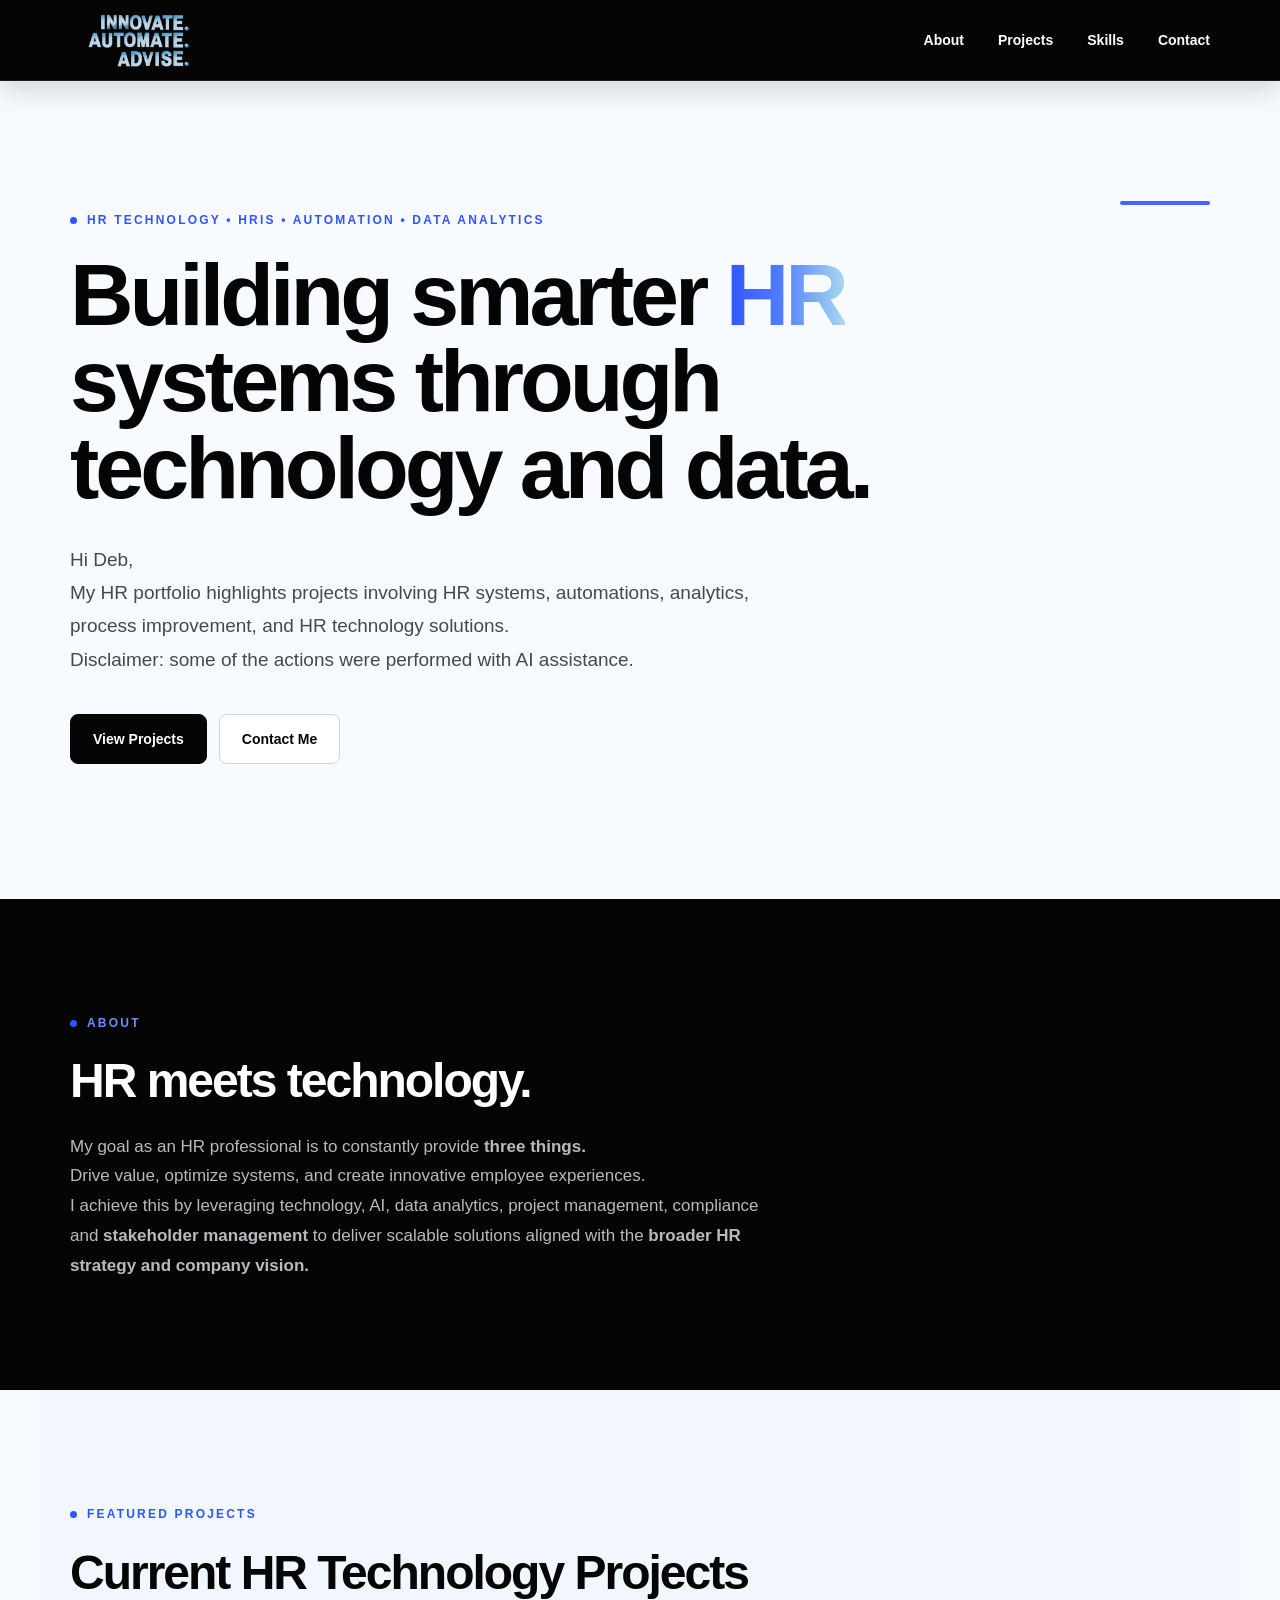
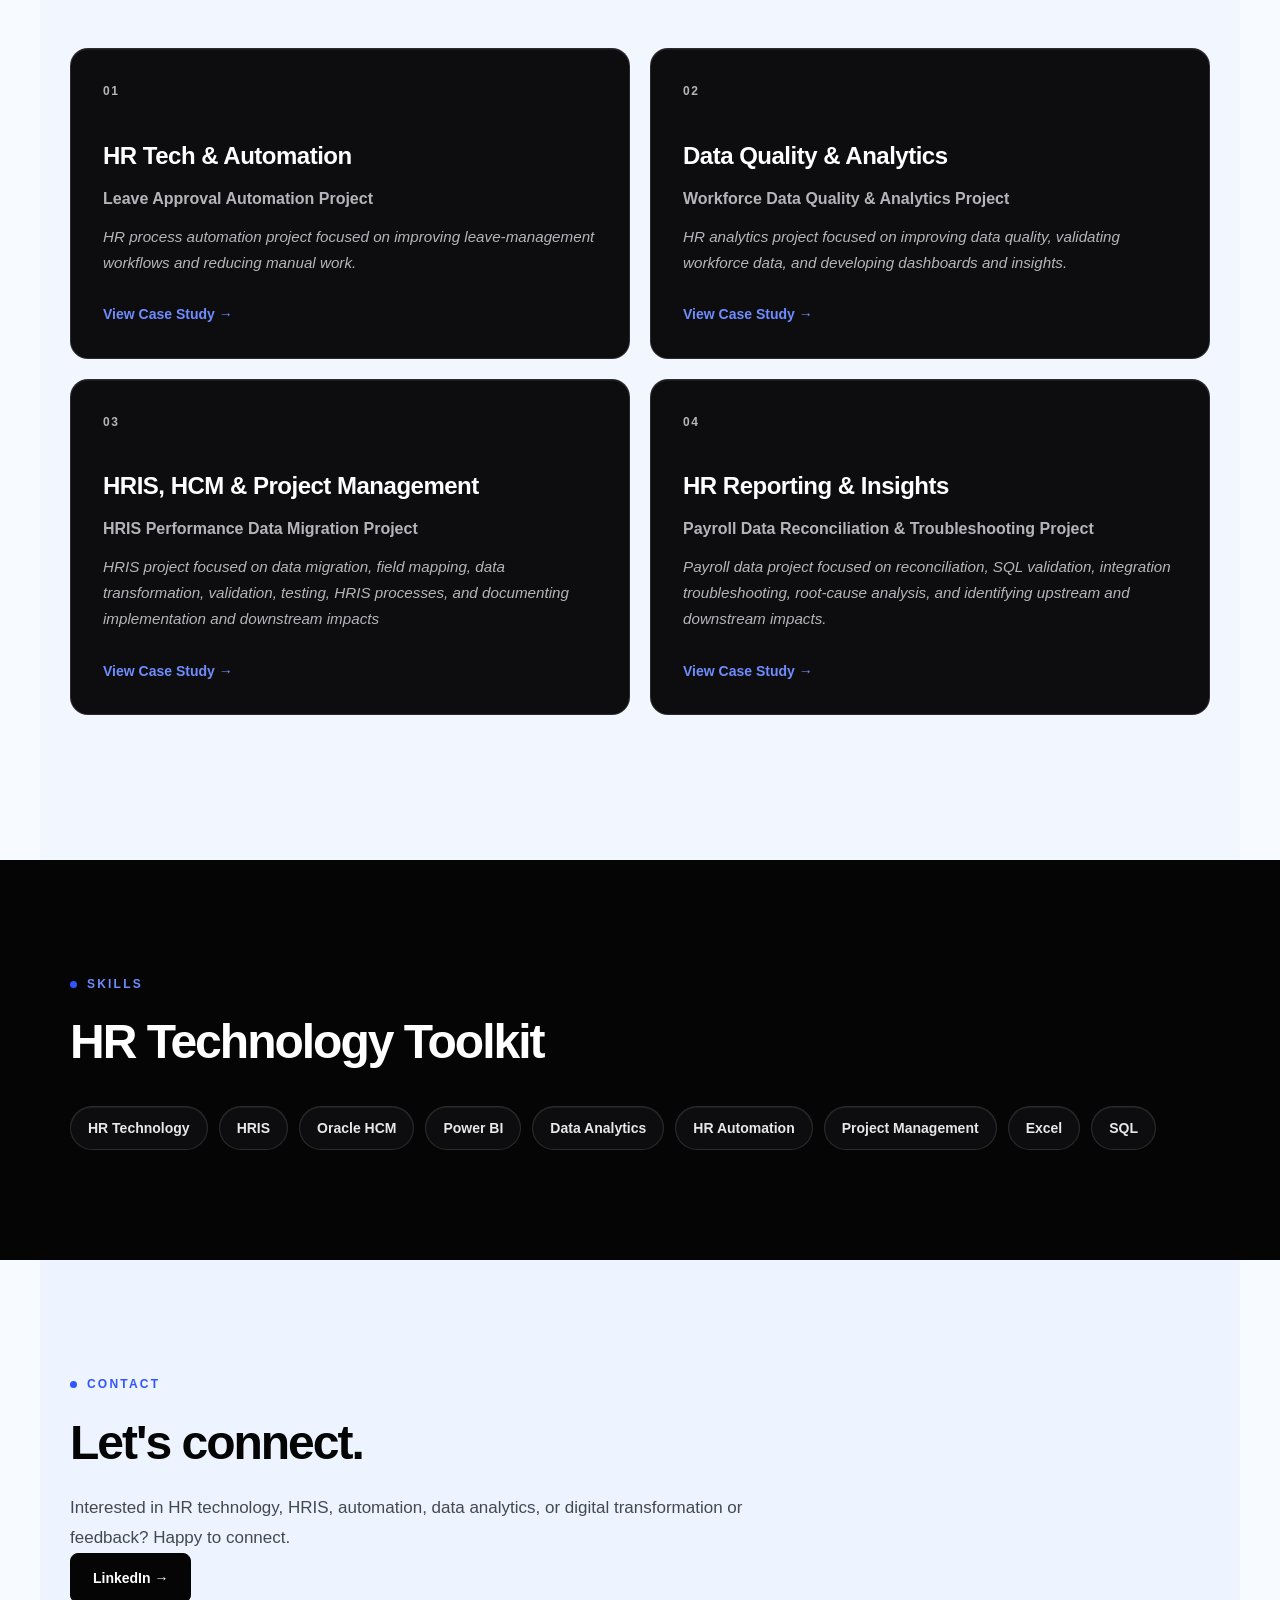
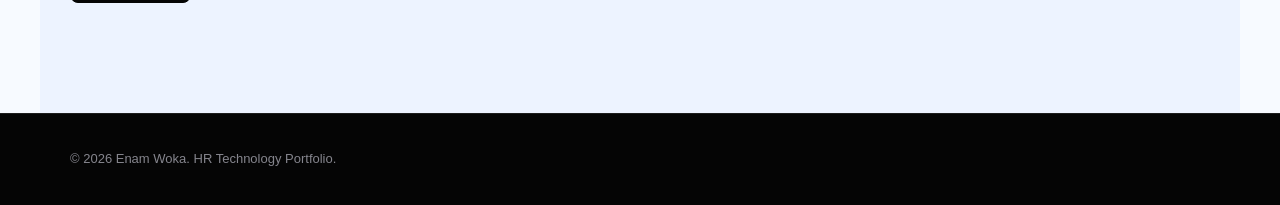
<file: index.html>
<!DOCTYPE html>
<html lang="en">
<head>
    <meta charset="UTF-8">
    <meta name="viewport" content="width=device-width, initial-scale=1.0">

    <title>Your Name | HR Technology Portfolio</title>

    <link rel="stylesheet" href="style.css">
</head>

<body>

    <!-- Navigation -->
    <header>
        <nav>
            <a href="#" class="logo">
    <img src="assets/logo trp final 1.png" alt="Your Logo">
</a>
            <div class="nav-links">
                <a href="#about">About</a>
                <a href="#projects">Projects</a>
                <a href="#skills">Skills</a>
                <a href="#contact">Contact</a>
            </div>
        </nav>
    </header>


    <!-- Hero Section -->
    <main>

        <section class="hero">

            <div class="hero-content">

                <p class="eyebrow">
                    HR TECHNOLOGY • HRIS • AUTOMATION • DATA ANALYTICS
                </p>

                <h1>
                    Building smarter <span class="gradient-text"> HR </span> systems through technology and data.
                </h1>

                <p class="intro">
                    Hi Deb, <br>
                    My HR portfolio highlights projects involving HR systems, automations, analytics,
                    process improvement, and HR technology solutions. <br>
                    Disclaimer: some of the actions were performed with AI assistance.
                     </b>
                </p>

                <div class="hero-buttons">
                    <a href="#projects" class="button">
                        View Projects
                    </a>

                    <a href="#contact" class="button secondary">
                        Contact Me
                    </a>
                </div>

            </div>

        </section>


        <!-- About -->
        <section id="about" class="section">

            <p class="section-label">ABOUT</p>

            <h2>
                HR meets technology.
            </h2>

            <p>
                My goal as an HR professional is to constantly provide <b>three things.</b> <br>
                Drive value, optimize systems, and create innovative employee experiences. <br> 
                I achieve this by leveraging technology, AI, data analytics, project management, compliance and <b>stakeholder management</b>
                to deliver scalable solutions aligned with the <b>broader HR strategy and company vision.</b>
            </p>

        </section>

              <!-- Projects -->
        <section id="projects" class="section">

            <p class="section-label">FEATURED PROJECTS</p>

            <h2>
                Current HR Technology Projects
            </h2>


            <div class="project-grid">

                <!-- Project 1 -->
                <article class="project-card">

    <p class="project-number">01</p>

    <h3>HR Tech & Automation</h3>

    <p class="project-title">
        Leave Approval Automation Project
    </p>

    <p class="project-description">
        HR process automation project focused on improving
        leave-management workflows and reducing manual work.
    </p>

    <a href="projects/leave-automation.html">
        View Case Study →
    </a>

</article>


                <!-- Project 2 -->
                <article class="project-card">

                    <p class="project-number">02</p>

                    <h3>
                        Data Quality & Analytics
                    </h3>

                    <p class="project-title">
        Workforce Data Quality & Analytics Project
    </p>
                    <p class="project-description">
                        HR analytics project focused on improving data quality, 
                        validating workforce data, and developing dashboards and
                        insights.
                    </p>

                    <a href="projects/power-bi-dashboard.html">
                        View Case Study →
                    </a>

                </article>


                <!-- Project 3 -->
                <article class="project-card">

                    <p class="project-number">03</p>

                    <h3>
                        HRIS, HCM & Project Management
                    </h3>

                     <p class="project-title">
        HRIS Performance Data Migration Project
    </p>
                    <p class="project-description">
                        HRIS project focused on data migration, field mapping,
                        data transformation, validation, testing, HRIS processes,
                        and documenting implementation and downstream impacts
                    </p>

                    <a href="projects/hris-performance-migration.html">
                        View Case Study →
                    </a>

                </article>


                 <!-- Project 4 -->
                <article class="project-card">

                    <p class="project-number">04</p>

                    <h3>
                        HR Reporting & Insights
                    </h3>

                      <p class="project-title">
       Payroll Data Reconciliation & Troubleshooting Project
    </p>
                    <p class="project-description">
                        Payroll data project focused on reconciliation, SQL validation, 
                        integration troubleshooting, root-cause analysis, and identifying 
                        upstream and downstream impacts.
                    </p>

                    <a href="projects/sql-data-analytics.html">
                        View Case Study →
                    </a>

                </article>
            </div>

        </section>


        <!-- Skills -->
        <section id="skills" class="section">

            <p class="section-label">SKILLS</p>

            <h2>
                HR Technology Toolkit
            </h2>

            <div class="skills">

                <span>HR Technology</span>
                <span>HRIS</span>
                <span>Oracle HCM</span>
                <span>Power BI</span>
                <span>Data Analytics</span>
                <span>HR Automation</span>
                <span>Project Management</span>
                <span>Excel</span>
                <span>SQL</span>

            </div>

        </section>


        <!-- Contact -->
        <section id="contact" class="section contact">

            <p class="section-label">CONTACT</p>

            <h2>
                Let's connect.
            </h2>

            <p>
                Interested in HR technology, HRIS, automation, data analytics,
                or digital transformation or feedback? Happy to connect.
            </p>

            <a href="https://www.linkedin.com/in/enam-w-124487143/"
   target="_blank"
   rel="noopener noreferrer"
   class="button">
    LinkedIn →
</a>

        </section>

    </main>


    <!-- Footer -->
    <footer>

        <p>
            © 2026 Enam Woka. HR Technology Portfolio.
        </p>

    </footer>

</body>
</html>
</file>
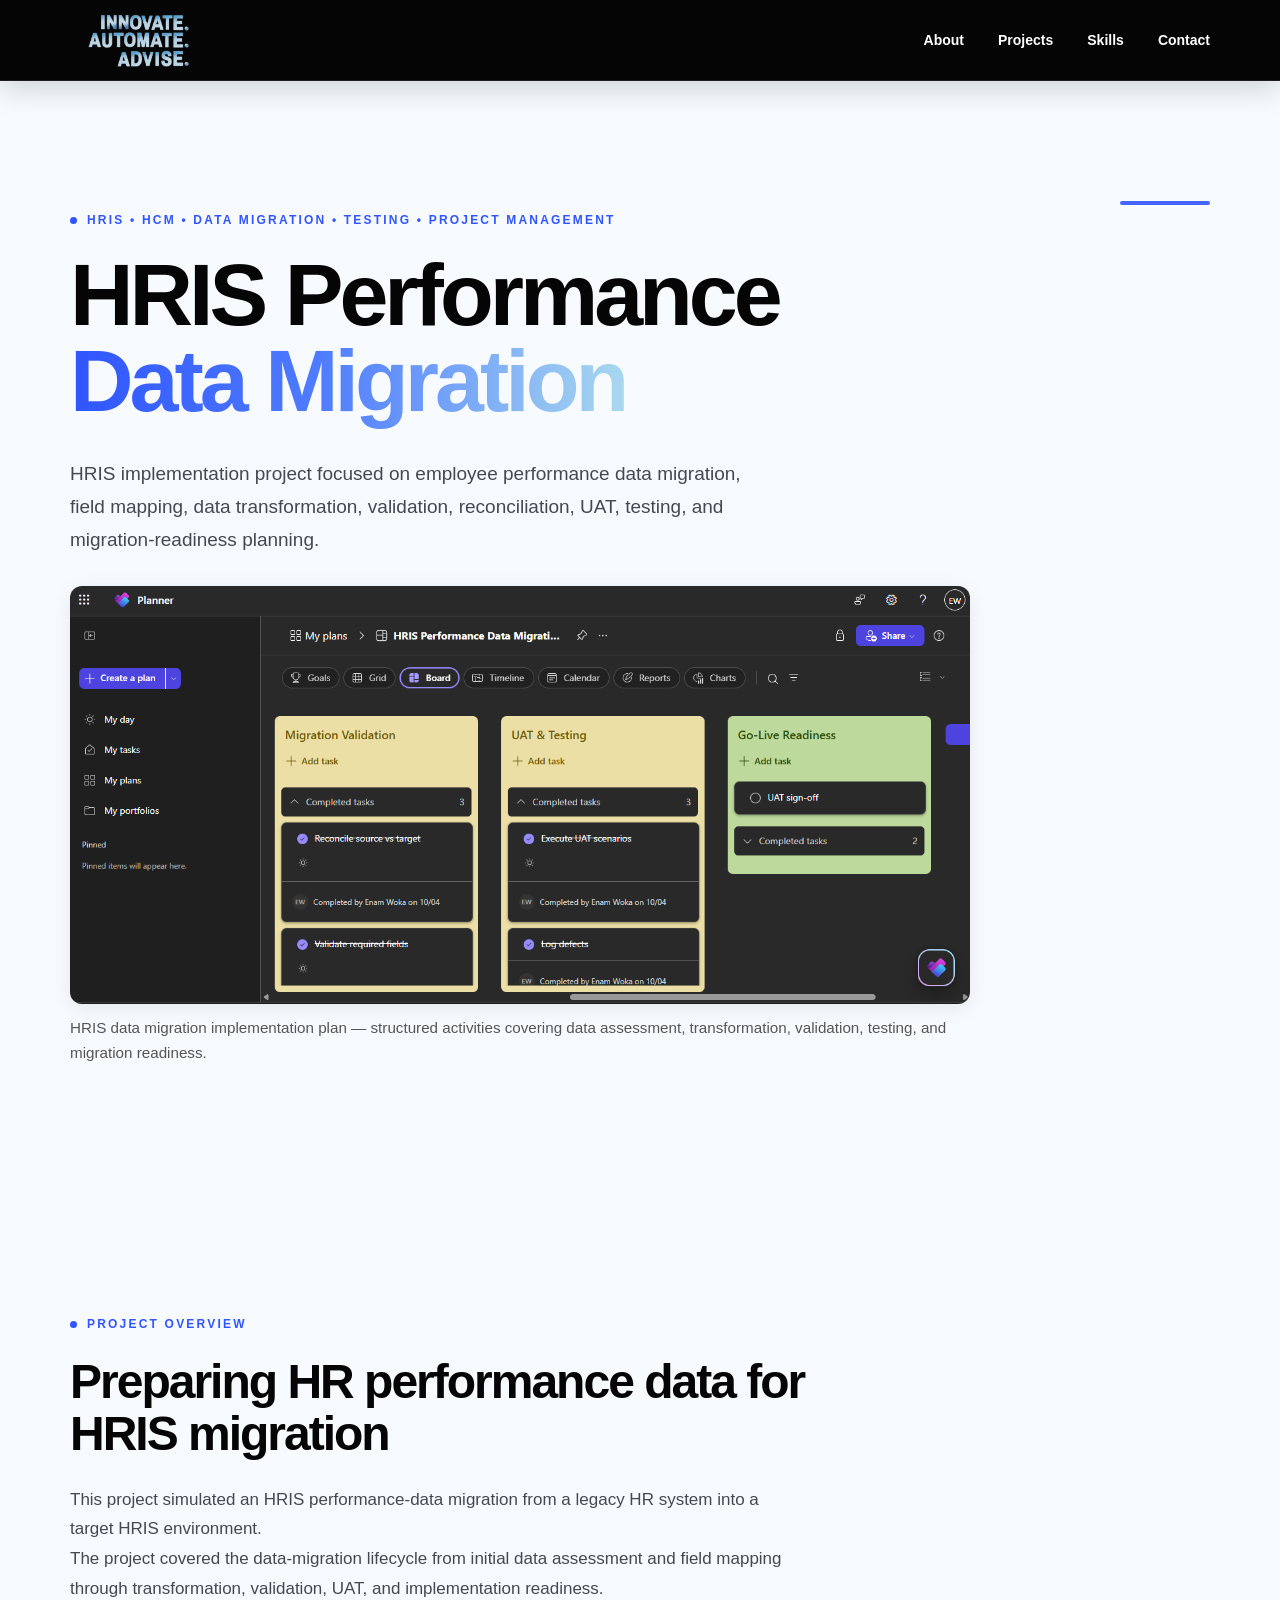
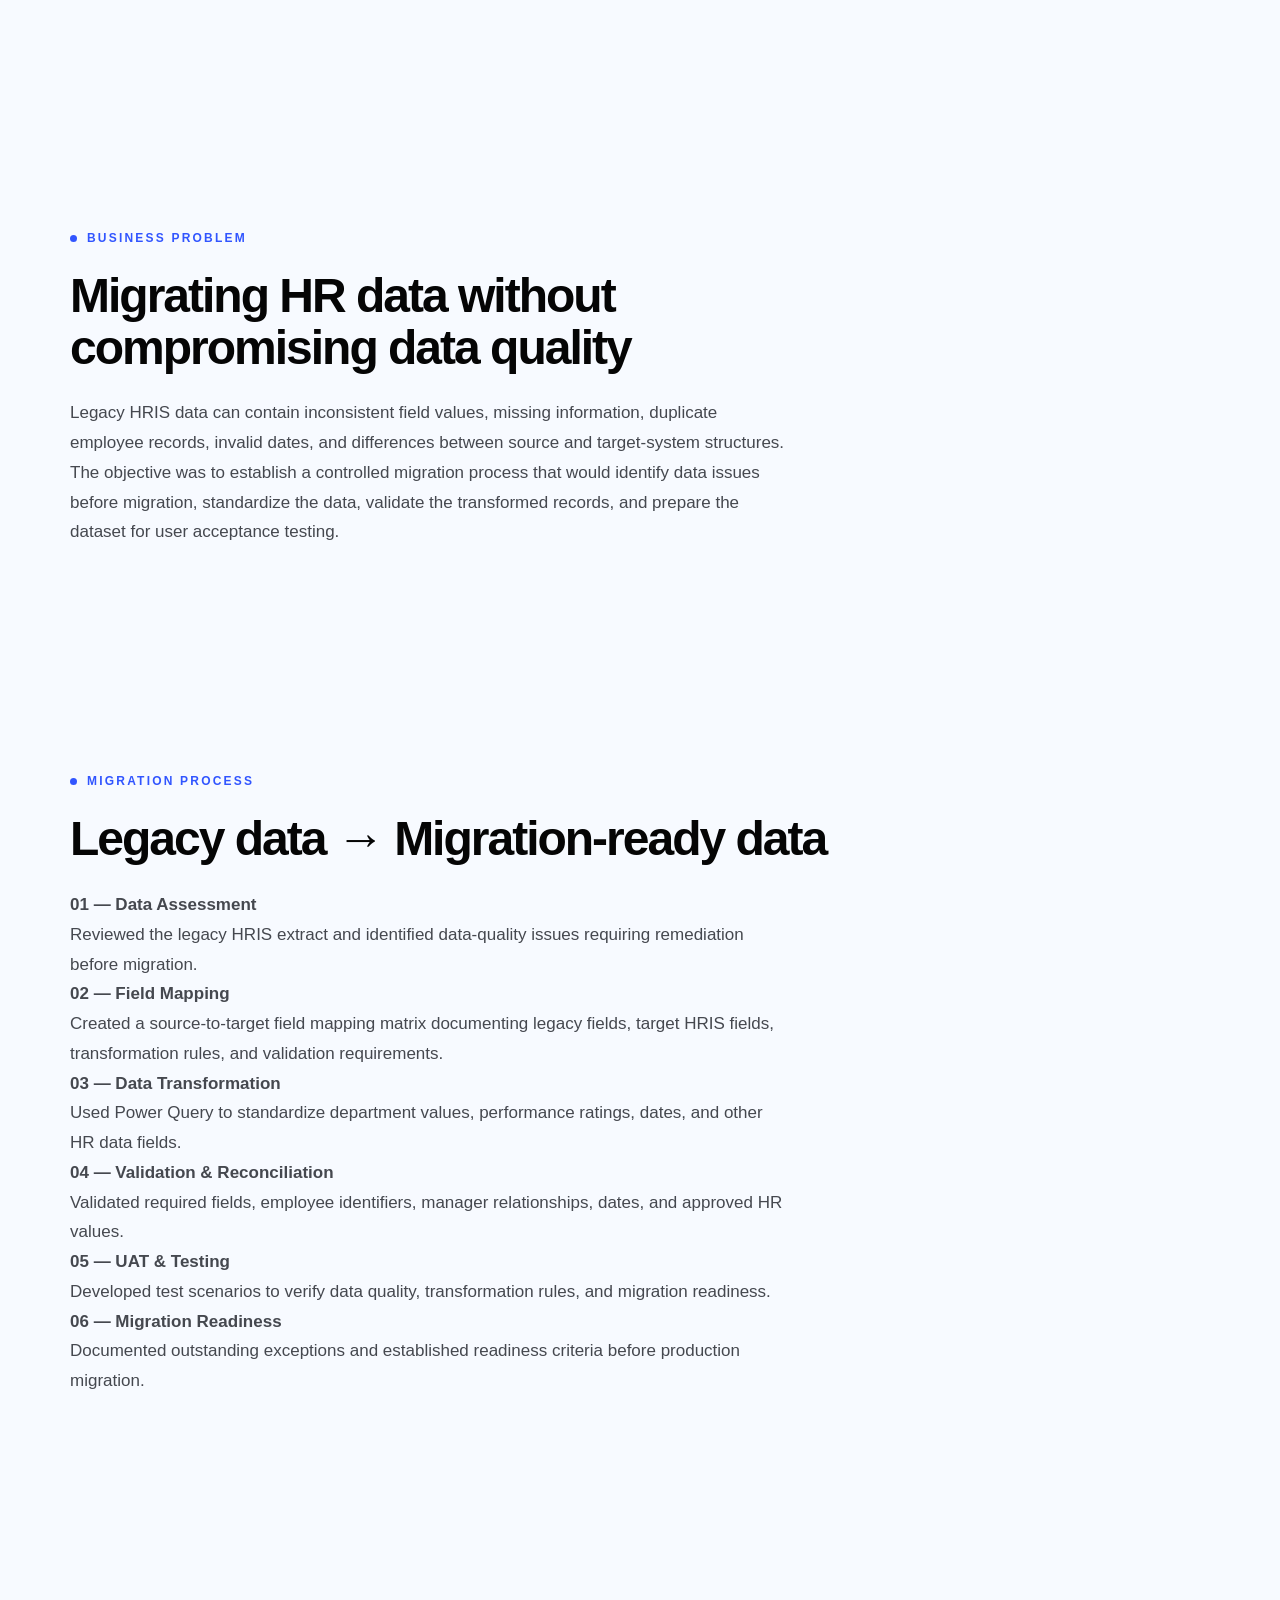
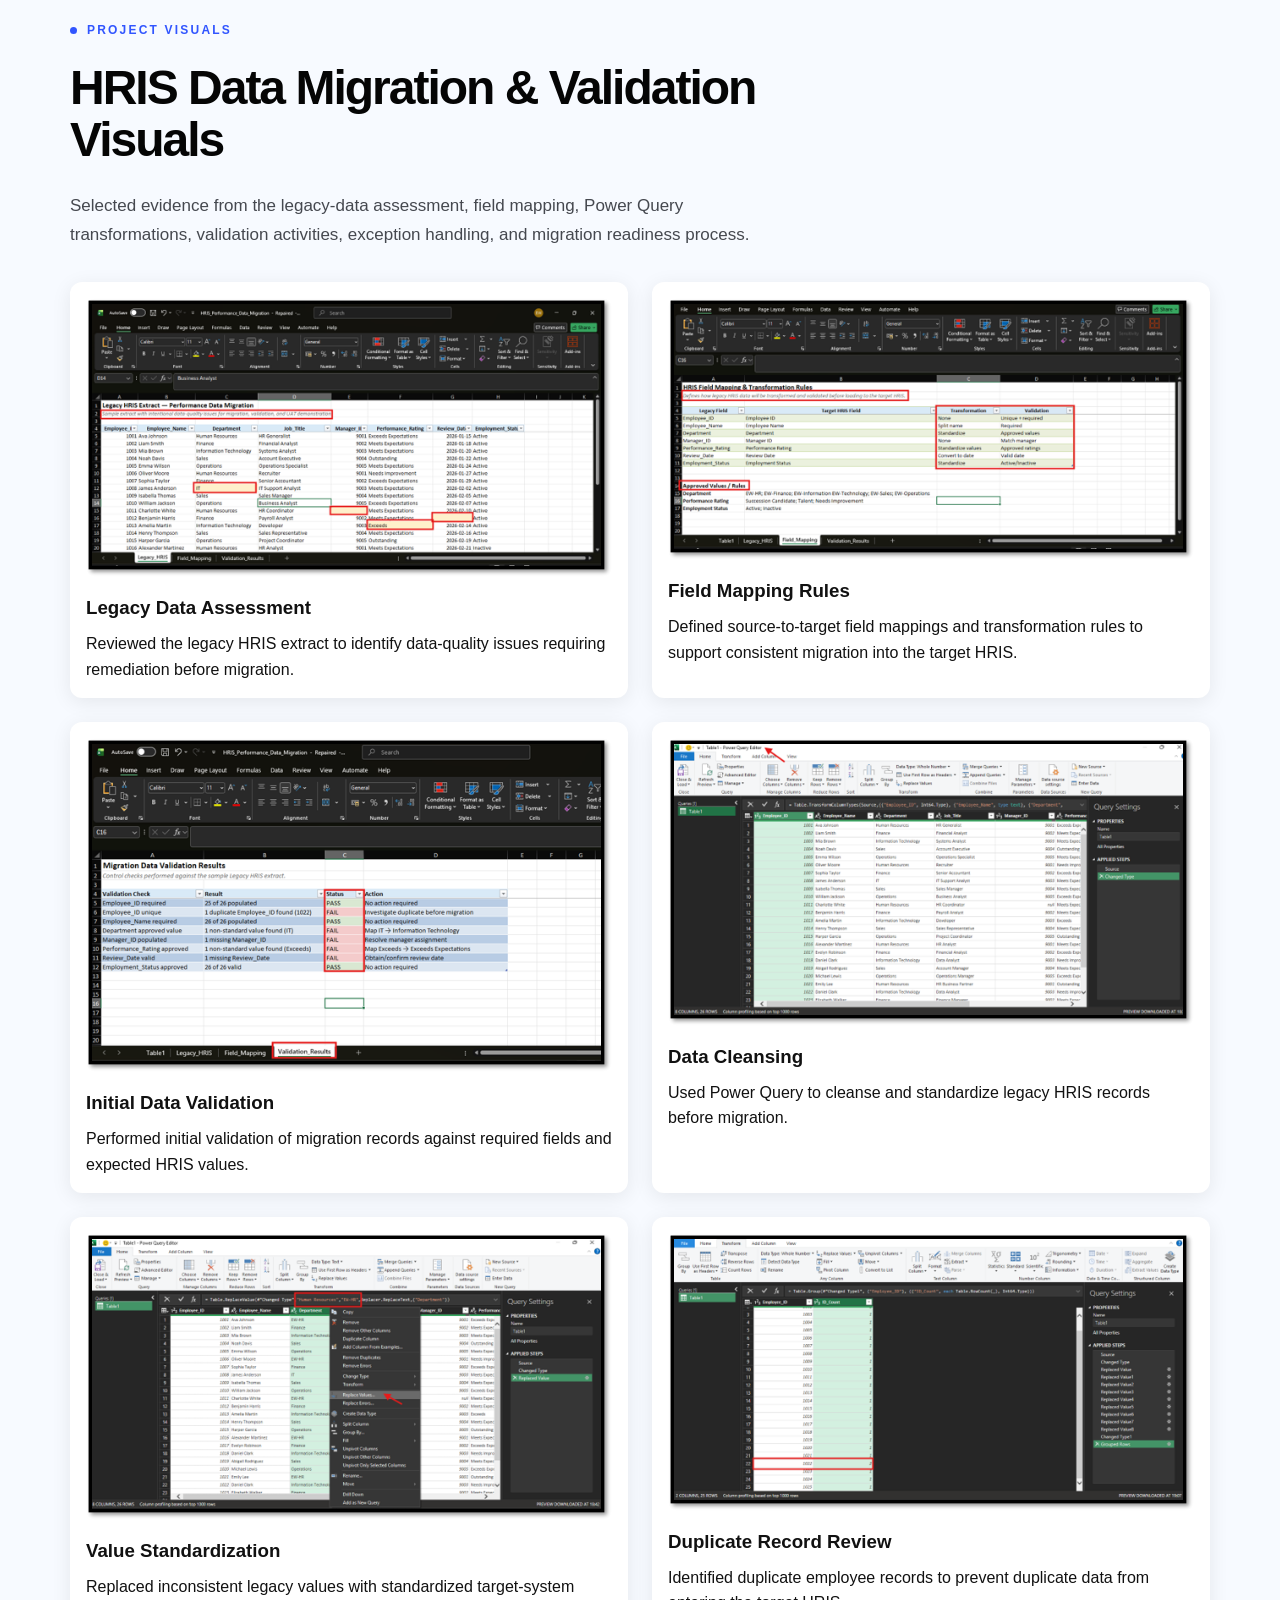
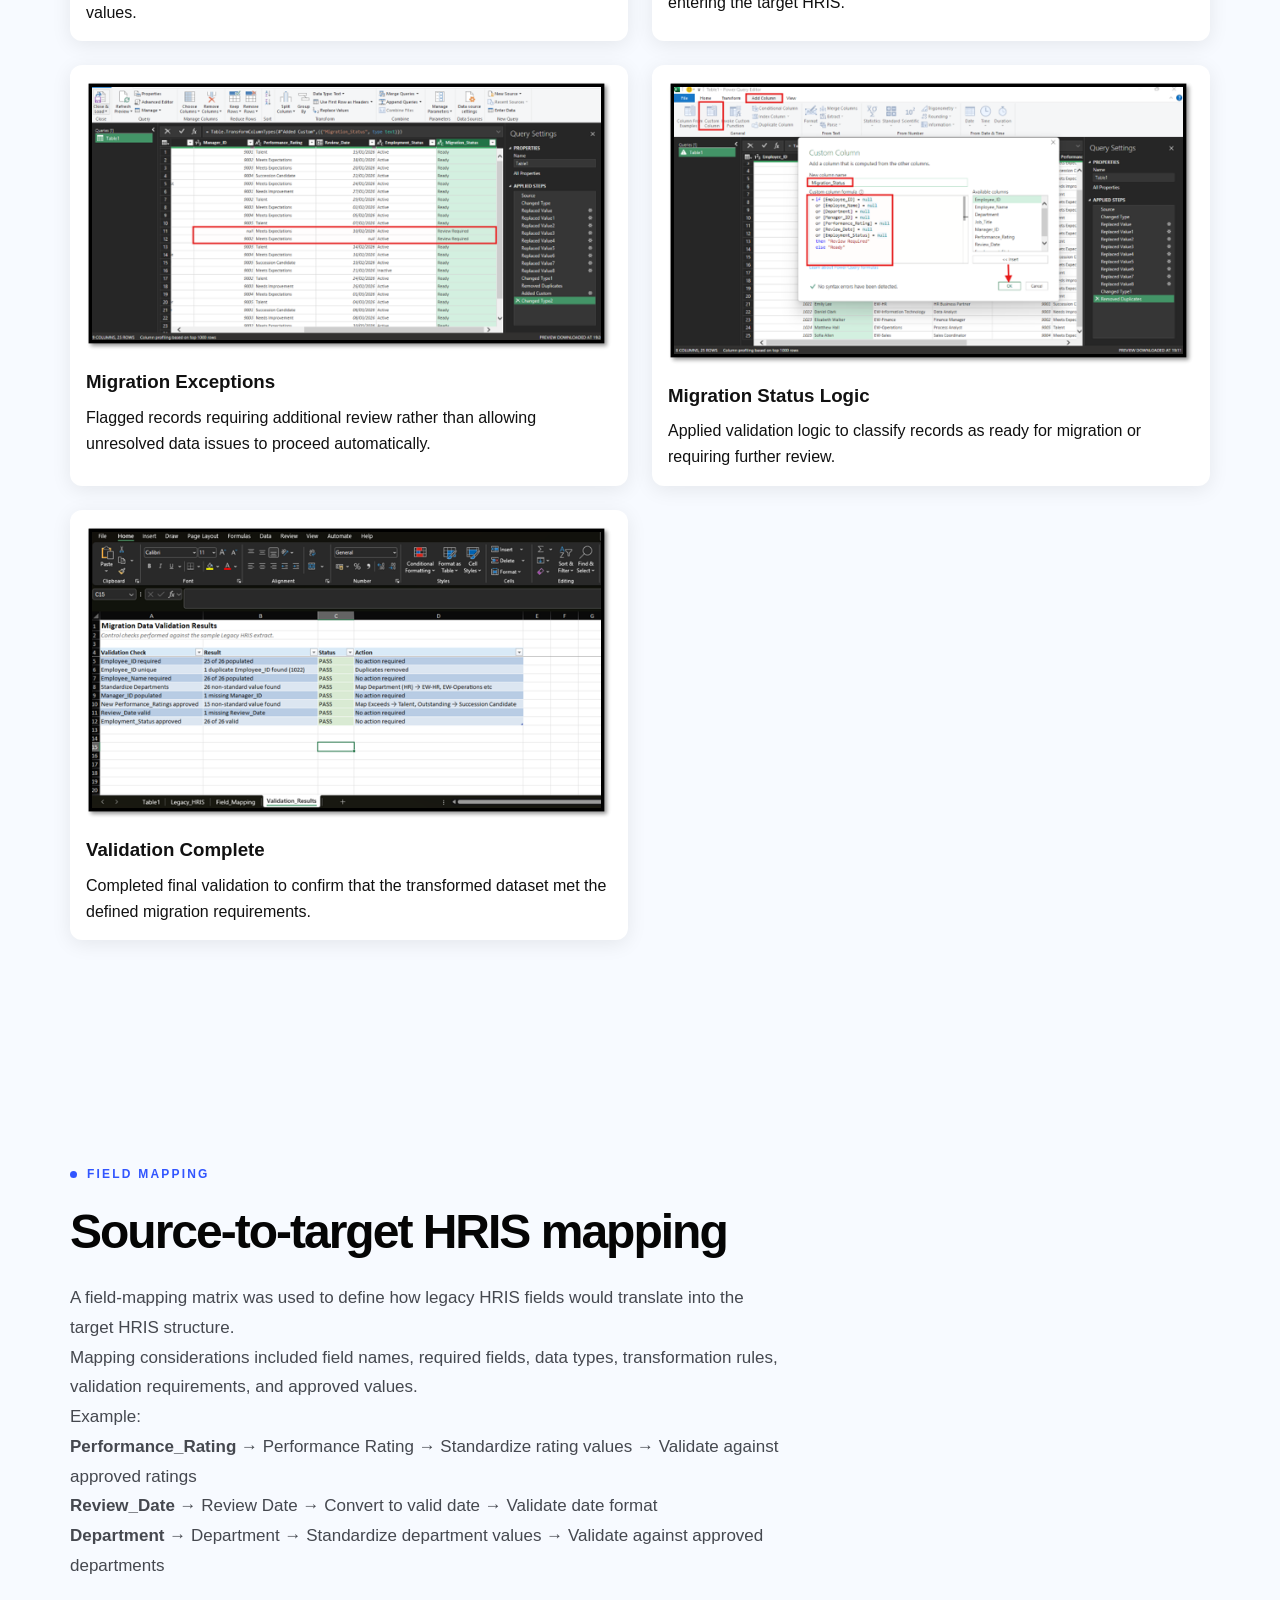
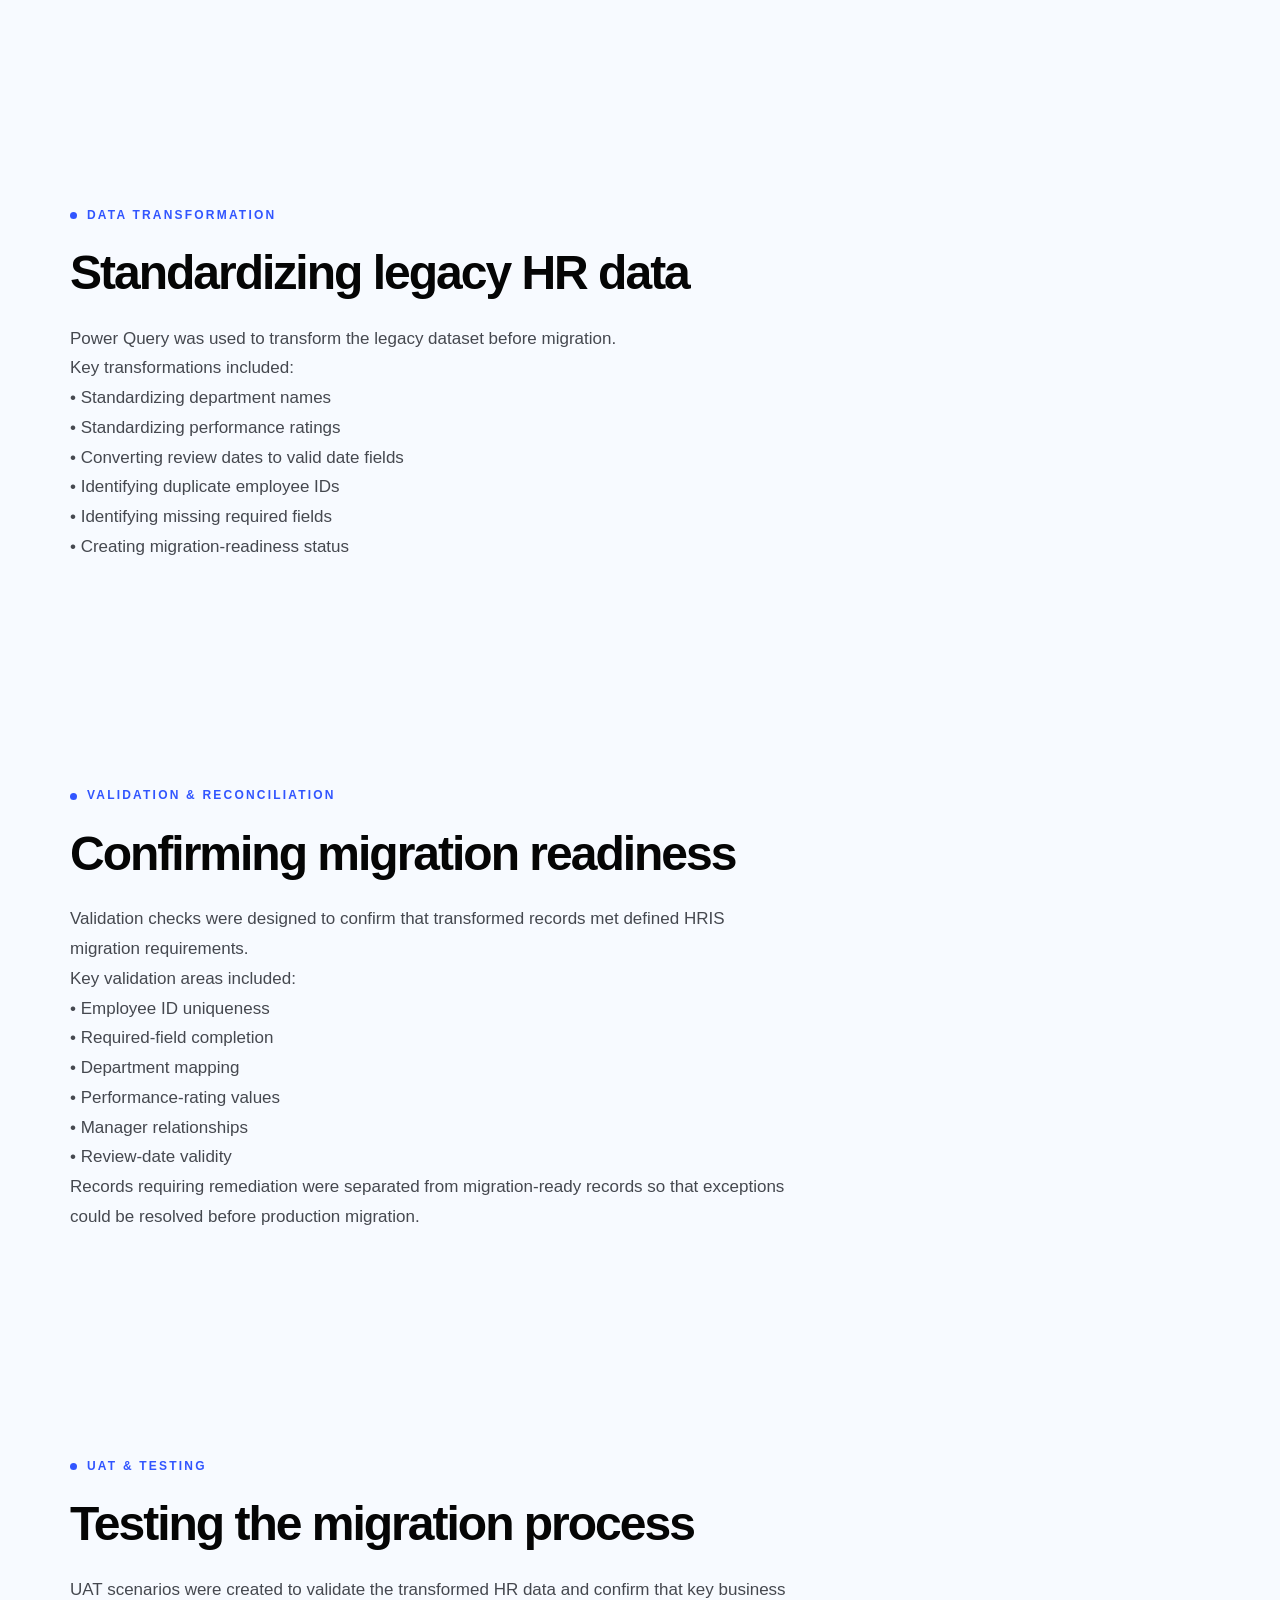
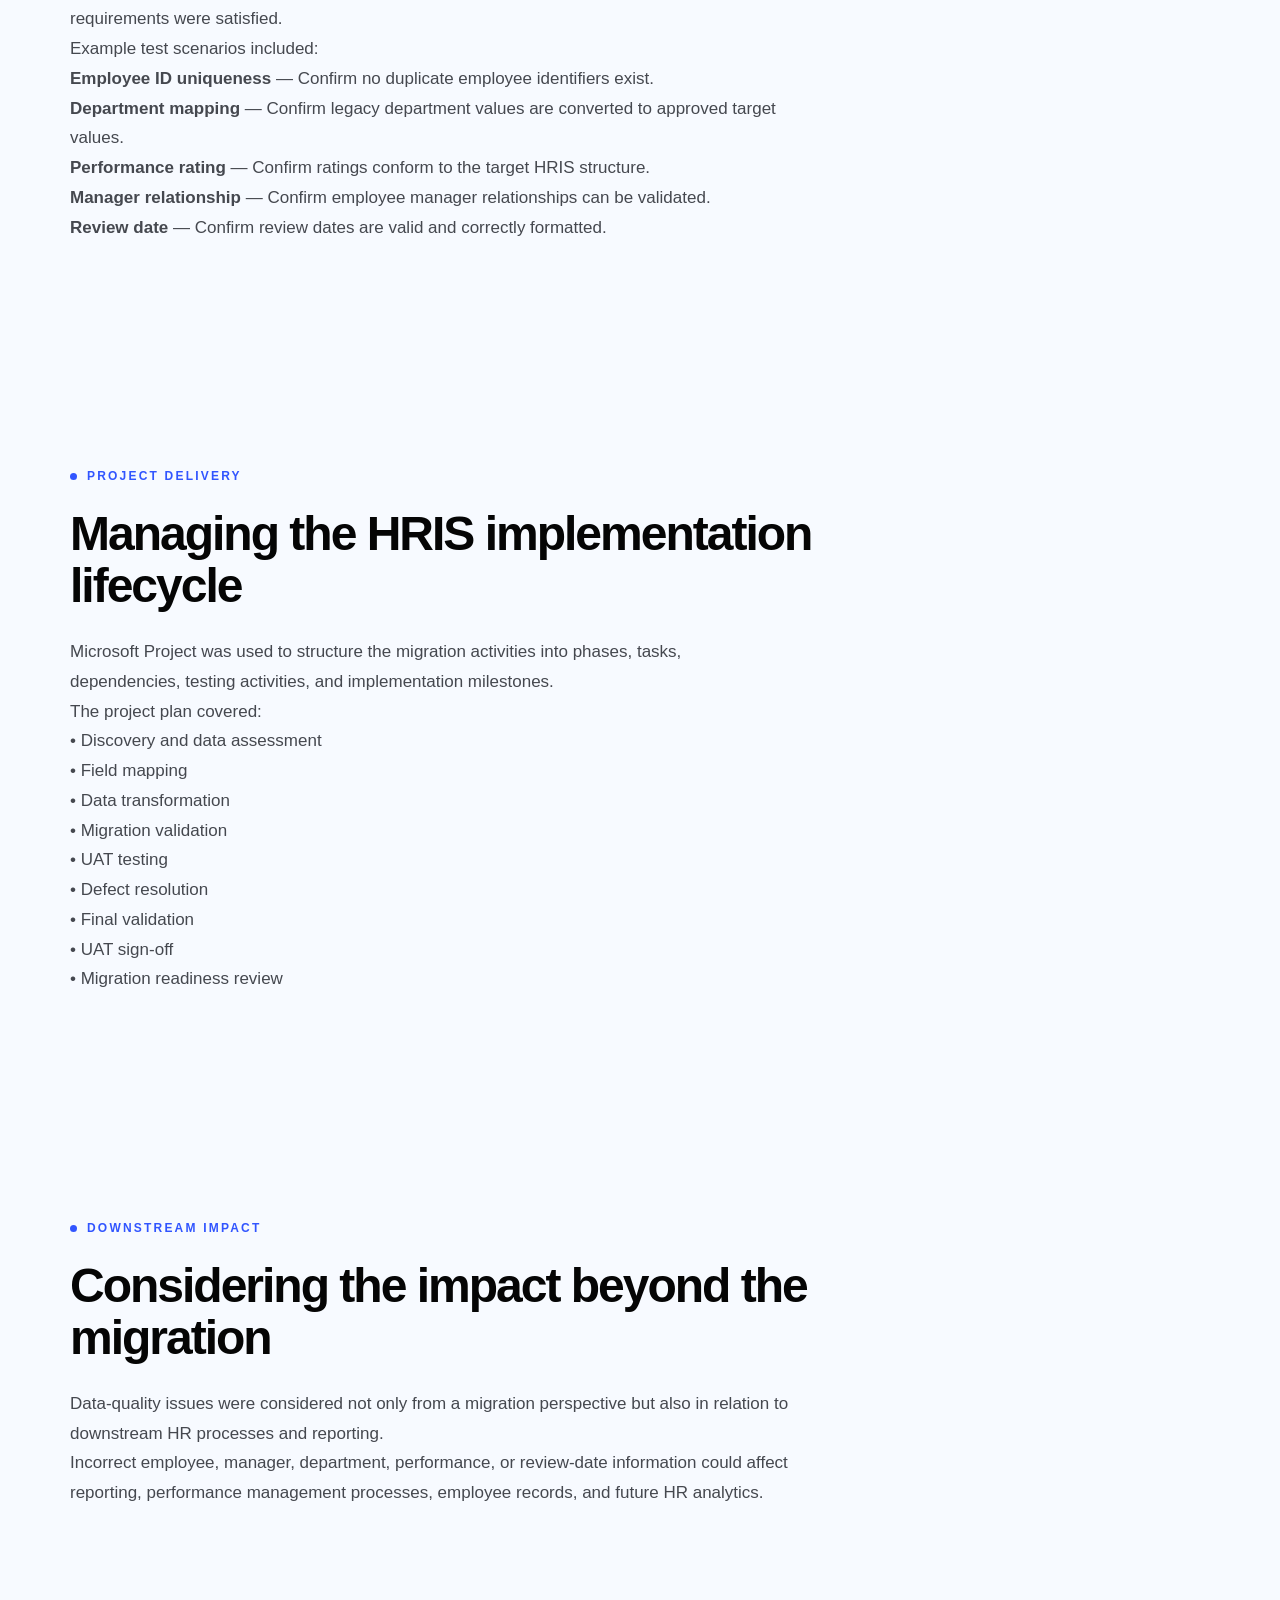
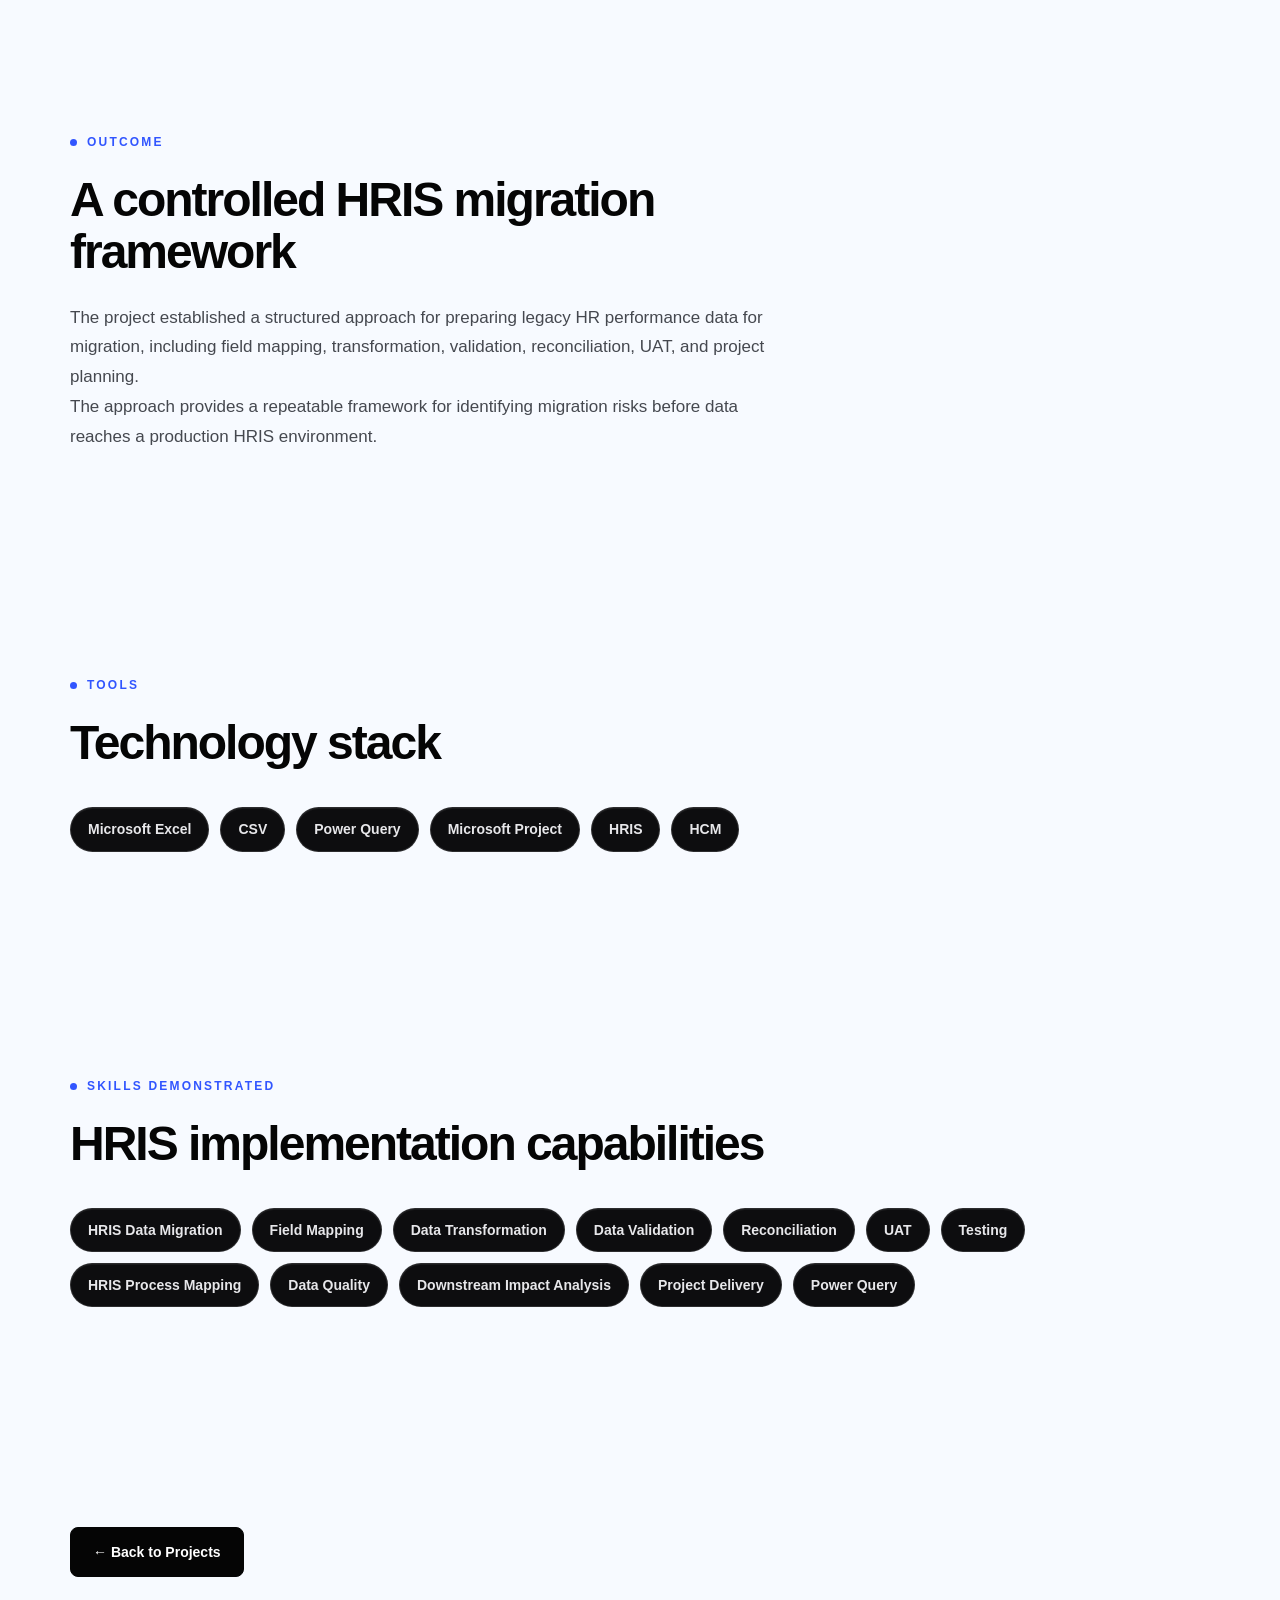
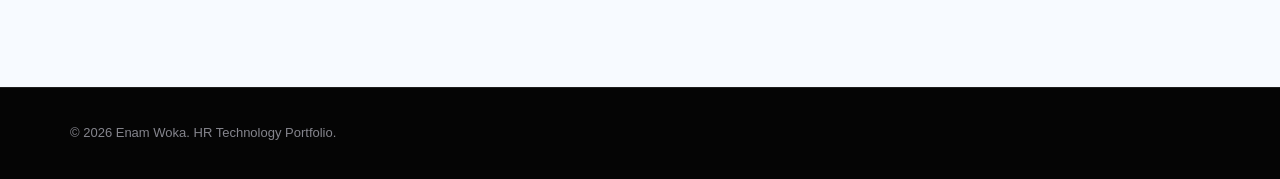
<file: projects/hris-performance-migration.html>
<!DOCTYPE html>
<html lang="en">

<head>
    <meta charset="UTF-8">
    <meta name="viewport" content="width=device-width, initial-scale=1.0">

    <title>HRIS Performance Data Migration | HR Technology Portfolio</title>

    <link rel="stylesheet" href="../style.css">
</head>

<body>

    <!-- Navigation -->
    <header>
        <nav>

            <a href="../index.html" class="logo">
                <img src="../assets/logo trp final 1.png"
                     alt="HR Technology Portfolio">
            </a>

            <div class="nav-links">
                <a href="../index.html#about">About</a>
                <a href="../index.html#projects">Projects</a>
                <a href="../index.html#skills">Skills</a>
                <a href="../index.html#contact">Contact</a>
            </div>

        </nav>
    </header>


    <main>

        <!-- Hero -->
        <section class="hero">

            <div class="hero-content">

                <p class="eyebrow">
                    HRIS • HCM • DATA MIGRATION • TESTING • PROJECT MANAGEMENT
                </p>

                <h1>
                    HRIS Performance <span class="gradient-text">Data Migration</span>
                </h1>

                <p class="intro">
                    HRIS implementation project focused on employee performance
                    data migration, field mapping, data transformation,
                    validation, reconciliation, UAT, testing, and
                    migration-readiness planning.
                </p>

    <div class="workflow-image">

        <img src="../assets/hris-migration/pic-00-hris-migration-dashboard.png"
             alt="HRIS data migration Microsoft Project dashboard">

        <p class="image-caption">
            HRIS data migration implementation plan — structured activities
            covering data assessment, transformation, validation, testing,
            and migration readiness.
        </p>

    </div>

</section>
        <!-- Project Overview -->
        <section class="section">

            <p class="section-label">PROJECT OVERVIEW</p>

            <h2>
                Preparing HR performance data for HRIS migration
            </h2>

            <p>
                This project simulated an HRIS performance-data migration
                from a legacy HR system into a target HRIS environment.
            </p>

            <p>
                The project covered the data-migration lifecycle from
                initial data assessment and field mapping through
                transformation, validation, UAT, and implementation
                readiness.
            </p>

        </section>


        <!-- Business Problem -->
        <section class="section">

            <p class="section-label">BUSINESS PROBLEM</p>

            <h2>
                Migrating HR data without compromising data quality
            </h2>

            <p>
                Legacy HRIS data can contain inconsistent field values,
                missing information, duplicate employee records, invalid
                dates, and differences between source and target-system
                structures.
            </p>

            <p>
                The objective was to establish a controlled migration
                process that would identify data issues before migration,
                standardize the data, validate the transformed records,
                and prepare the dataset for user acceptance testing.
            </p>

        </section>


        <!-- Migration Process -->
        <section class="section">

            <p class="section-label">MIGRATION PROCESS</p>

            <h2>
                Legacy data → Migration-ready data
            </h2>

            <p>
                <strong>01 — Data Assessment</strong><br>
                Reviewed the legacy HRIS extract and identified data-quality
                issues requiring remediation before migration.
            </p>

            <p>
                <strong>02 — Field Mapping</strong><br>
                Created a source-to-target field mapping matrix documenting
                legacy fields, target HRIS fields, transformation rules,
                and validation requirements.
            </p>

            <p>
                <strong>03 — Data Transformation</strong><br>
                Used Power Query to standardize department values,
                performance ratings, dates, and other HR data fields.
            </p>

            <p>
                <strong>04 — Validation & Reconciliation</strong><br>
                Validated required fields, employee identifiers,
                manager relationships, dates, and approved HR values.
            </p>

            <p>
                <strong>05 — UAT & Testing</strong><br>
                Developed test scenarios to verify data quality,
                transformation rules, and migration readiness.
            </p>

            <p>
                <strong>06 — Migration Readiness</strong><br>
                Documented outstanding exceptions and established
                readiness criteria before production migration.
            </p>

        </section>
<!-- Project Visuals -->
<section class="section">

    <p class="section-label">PROJECT VISUALS</p>

    <h2>
        HRIS Data Migration & Validation Visuals
    </h2>

    <p>
        Selected evidence from the legacy-data assessment, field mapping,
        Power Query transformations, validation activities, exception
        handling, and migration readiness process.
    </p>

    <div class="evidence-gallery">

        <div class="evidence-item">

            <img src="../assets/hris-migration/pic-1-legacy-hris-data-errors.png"
                 alt="Legacy HRIS data containing errors">

            <h3>Legacy Data Assessment</h3>

            <p>
                Reviewed the legacy HRIS extract to identify data-quality
                issues requiring remediation before migration.
            </p>

        </div>


        <div class="evidence-item">

            <img src="../assets/hris-migration/pic-2-field-mapping-rules.png"
                 alt="HRIS field mapping rules">

            <h3>Field Mapping Rules</h3>

            <p>
                Defined source-to-target field mappings and transformation
                rules to support consistent migration into the target HRIS.
            </p>

        </div>


        <div class="evidence-item">

            <img src="../assets/hris-migration/pic-3-migration-data-initial-validation.png"
                 alt="Initial HRIS migration data validation">

            <h3>Initial Data Validation</h3>

            <p>
                Performed initial validation of migration records against
                required fields and expected HRIS values.
            </p>

        </div>


        <div class="evidence-item">

            <img src="../assets/hris-migration/pic-4-power-query-data-cleansing.png"
                 alt="Power Query HRIS data cleansing">

            <h3>Data Cleansing</h3>

            <p>
                Used Power Query to cleanse and standardize legacy HRIS
                records before migration.
            </p>

        </div>


        <div class="evidence-item">

            <img src="../assets/hris-migration/pic-5-power-query-replacing-values.png"
                 alt="Power Query replacing HRIS values">

            <h3>Value Standardization</h3>

            <p>
                Replaced inconsistent legacy values with standardized
                target-system values.
            </p>

        </div>


        <div class="evidence-item">

            <img src="../assets/hris-migration/pic-6-power-query-duplicates.png"
                 alt="Power Query duplicate HRIS records">

            <h3>Duplicate Record Review</h3>

            <p>
                Identified duplicate employee records to prevent duplicate
                data from entering the target HRIS.
            </p>

        </div>


        <div class="evidence-item">

            <img src="../assets/hris-migration/pic-7-power-query-review-required.png"
                 alt="HRIS records requiring review">

            <h3>Migration Exceptions</h3>

            <p>
                Flagged records requiring additional review rather than
                allowing unresolved data issues to proceed automatically.
            </p>

        </div>


        <div class="evidence-item">

            <img src="../assets/hris-migration/pic-8-power-query-migration-status.png"
                 alt="HRIS migration status formula">

            <h3>Migration Status Logic</h3>

            <p>
                Applied validation logic to classify records as ready for
                migration or requiring further review.
            </p>

        </div>


        <div class="evidence-item">

            <img src="../assets/hris-migration/pic-9-validation-results-complete.png"
                 alt="Completed HRIS migration validation">

            <h3>Validation Complete</h3>

            <p>
                Completed final validation to confirm that the transformed
                dataset met the defined migration requirements.
            </p>

        </div>

    </div>

</section>

        <!-- Field Mapping -->
        <section class="section">

            <p class="section-label">FIELD MAPPING</p>

            <h2>
                Source-to-target HRIS mapping
            </h2>

            <p>
                A field-mapping matrix was used to define how legacy
                HRIS fields would translate into the target HRIS structure.
            </p>

            <p>
                Mapping considerations included field names, required
                fields, data types, transformation rules, validation
                requirements, and approved values.
            </p>

            <p>
                Example:
            </p>

            <p>
                <strong>Performance_Rating</strong>
                → Performance Rating
                → Standardize rating values
                → Validate against approved ratings
            </p>

            <p>
                <strong>Review_Date</strong>
                → Review Date
                → Convert to valid date
                → Validate date format
            </p>

            <p>
                <strong>Department</strong>
                → Department
                → Standardize department values
                → Validate against approved departments
            </p>

        </section>


        <!-- Data Transformation -->
        <section class="section">

            <p class="section-label">DATA TRANSFORMATION</p>

            <h2>
                Standardizing legacy HR data
            </h2>

            <p>
                Power Query was used to transform the legacy dataset
                before migration.
            </p>

            <p>
                Key transformations included:
            </p>

            <p>
                • Standardizing department names<br>
                • Standardizing performance ratings<br>
                • Converting review dates to valid date fields<br>
                • Identifying duplicate employee IDs<br>
                • Identifying missing required fields<br>
                • Creating migration-readiness status
            </p>

        </section>


        <!-- Validation -->
        <section class="section">

            <p class="section-label">VALIDATION & RECONCILIATION</p>

            <h2>
                Confirming migration readiness
            </h2>

            <p>
                Validation checks were designed to confirm that transformed
                records met defined HRIS migration requirements.
            </p>

            <p>
                Key validation areas included:
            </p>

            <p>
                • Employee ID uniqueness<br>
                • Required-field completion<br>
                • Department mapping<br>
                • Performance-rating values<br>
                • Manager relationships<br>
                • Review-date validity
            </p>

            <p>
                Records requiring remediation were separated from
                migration-ready records so that exceptions could be
                resolved before production migration.
            </p>

        </section>


        <!-- UAT -->
        <section class="section">

            <p class="section-label">UAT & TESTING</p>

            <h2>
                Testing the migration process
            </h2>

            <p>
                UAT scenarios were created to validate the transformed
                HR data and confirm that key business requirements
                were satisfied.
            </p>

            <p>
                Example test scenarios included:
            </p>

            <p>
                <strong>Employee ID uniqueness</strong> —
                Confirm no duplicate employee identifiers exist.
            </p>

            <p>
                <strong>Department mapping</strong> —
                Confirm legacy department values are converted to
                approved target values.
            </p>

            <p>
                <strong>Performance rating</strong> —
                Confirm ratings conform to the target HRIS structure.
            </p>

            <p>
                <strong>Manager relationship</strong> —
                Confirm employee manager relationships can be validated.
            </p>

            <p>
                <strong>Review date</strong> —
                Confirm review dates are valid and correctly formatted.
            </p>

        </section>


        <!-- Project Management -->
        <section class="section">

            <p class="section-label">PROJECT DELIVERY</p>

            <h2>
                Managing the HRIS implementation lifecycle
            </h2>

            <p>
                Microsoft Project was used to structure the migration
                activities into phases, tasks, dependencies, testing
                activities, and implementation milestones.
            </p>

            <p>
                The project plan covered:
            </p>

            <p>
                • Discovery and data assessment<br>
                • Field mapping<br>
                • Data transformation<br>
                • Migration validation<br>
                • UAT testing<br>
                • Defect resolution<br>
                • Final validation<br>
                • UAT sign-off<br>
                • Migration readiness review
            </p>

        </section>


        <!-- Downstream Impact -->
        <section class="section">

            <p class="section-label">DOWNSTREAM IMPACT</p>

            <h2>
                Considering the impact beyond the migration
            </h2>

            <p>
                Data-quality issues were considered not only from a
                migration perspective but also in relation to downstream
                HR processes and reporting.
            </p>

            <p>
                Incorrect employee, manager, department, performance,
                or review-date information could affect reporting,
                performance management processes, employee records,
                and future HR analytics.
            </p>

        </section>


        <!-- Outcome -->
        <section class="section">

            <p class="section-label">OUTCOME</p>

            <h2>
                A controlled HRIS migration framework
            </h2>

            <p>
                The project established a structured approach for
                preparing legacy HR performance data for migration,
                including field mapping, transformation, validation,
                reconciliation, UAT, and project planning.
            </p>

            <p>
                The approach provides a repeatable framework for identifying
                migration risks before data reaches a production HRIS
                environment.
            </p>

        </section>


        <!-- Tools -->
        <section class="section">

            <p class="section-label">TOOLS</p>

            <h2>
                Technology stack
            </h2>

            <div class="skills">

                <span>Microsoft Excel</span>
                <span>CSV</span>
                <span>Power Query</span>
                <span>Microsoft Project</span>
                <span>HRIS</span>
                <span>HCM</span>

            </div>

        </section>


        <!-- Skills -->
        <section class="section">

            <p class="section-label">SKILLS DEMONSTRATED</p>

            <h2>
                HRIS implementation capabilities
            </h2>

            <div class="skills">

                <span>HRIS Data Migration</span>
                <span>Field Mapping</span>
                <span>Data Transformation</span>
                <span>Data Validation</span>
                <span>Reconciliation</span>
                <span>UAT</span>
                <span>Testing</span>
                <span>HRIS Process Mapping</span>
                <span>Data Quality</span>
                <span>Downstream Impact Analysis</span>
                <span>Project Delivery</span>
                <span>Power Query</span>

            </div>

        </section>


        <!-- Back -->
        <section class="section">

            <a href="../index.html#projects" class="button">
                ← Back to Projects
            </a>

        </section>

    </main>


    <footer>

        <p>
            © 2026 Enam Woka. HR Technology Portfolio.
        </p>

    </footer>

</body>

</html>
</file>
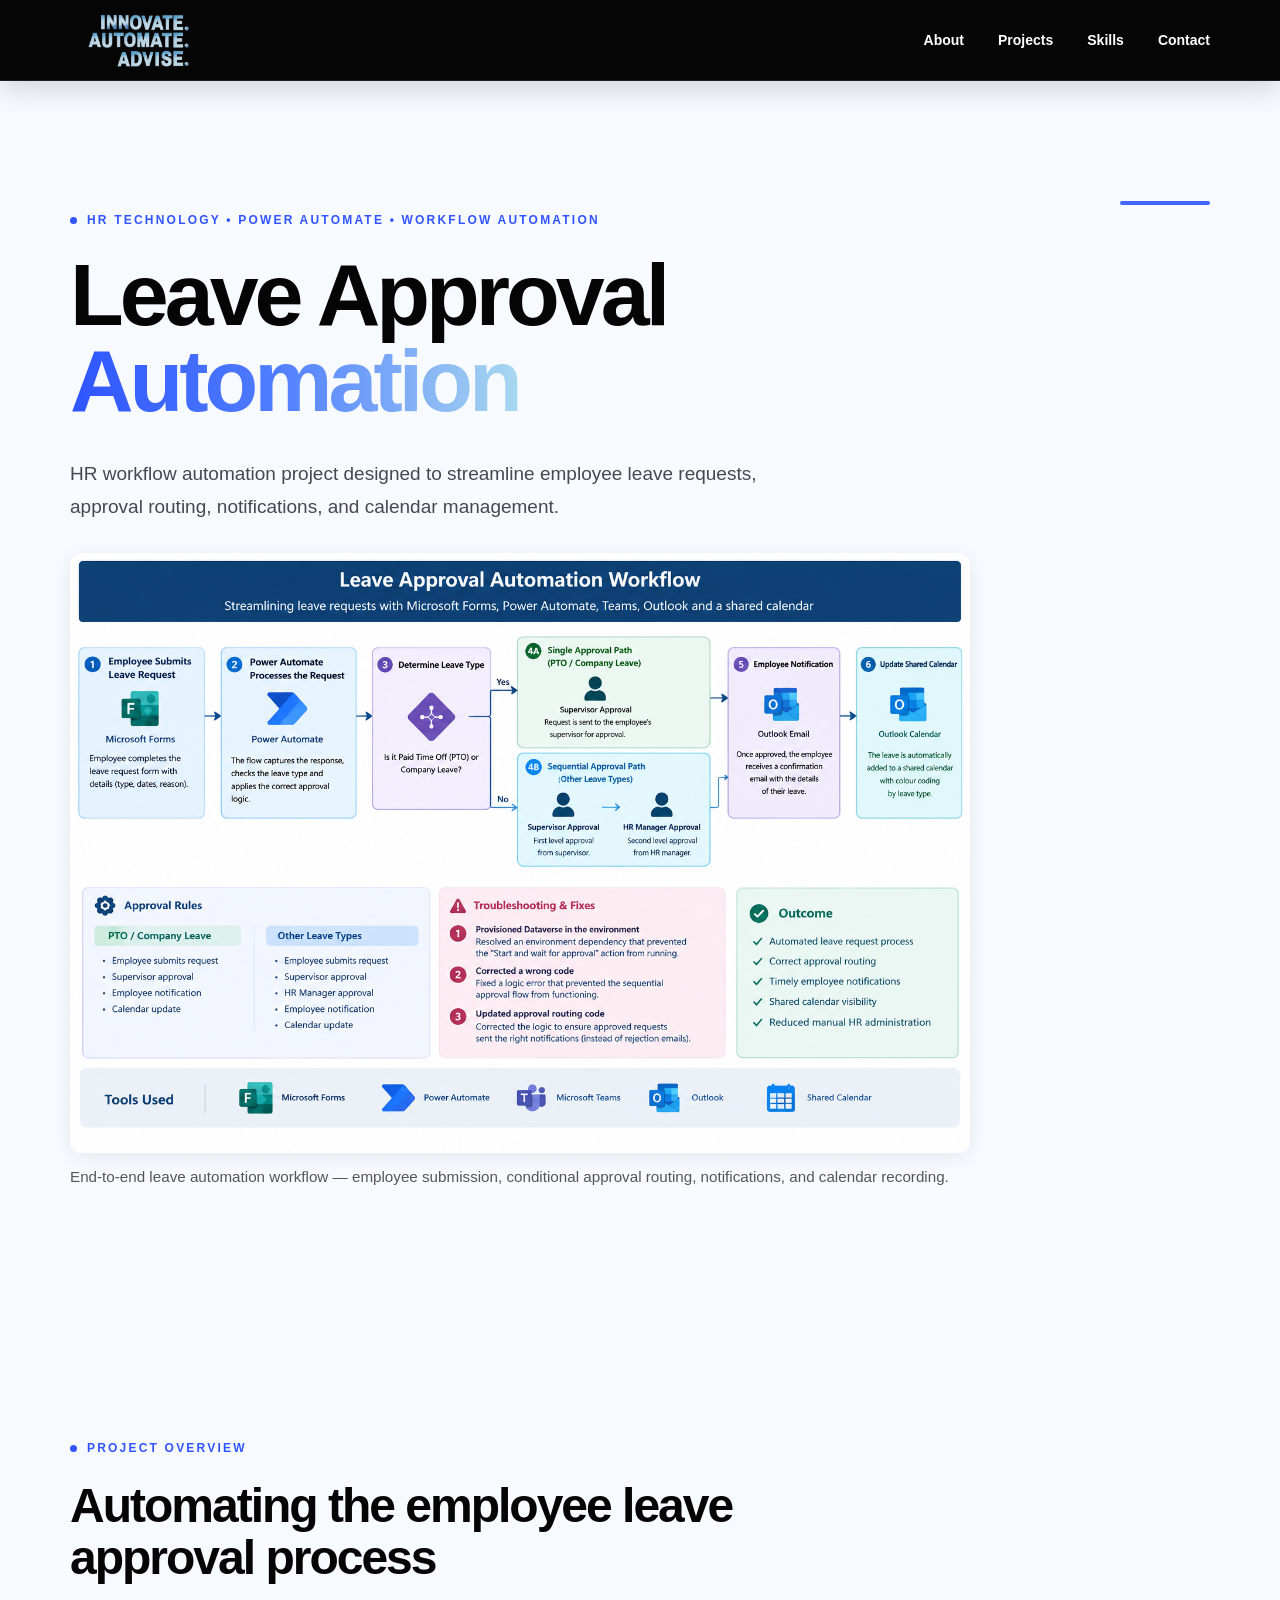
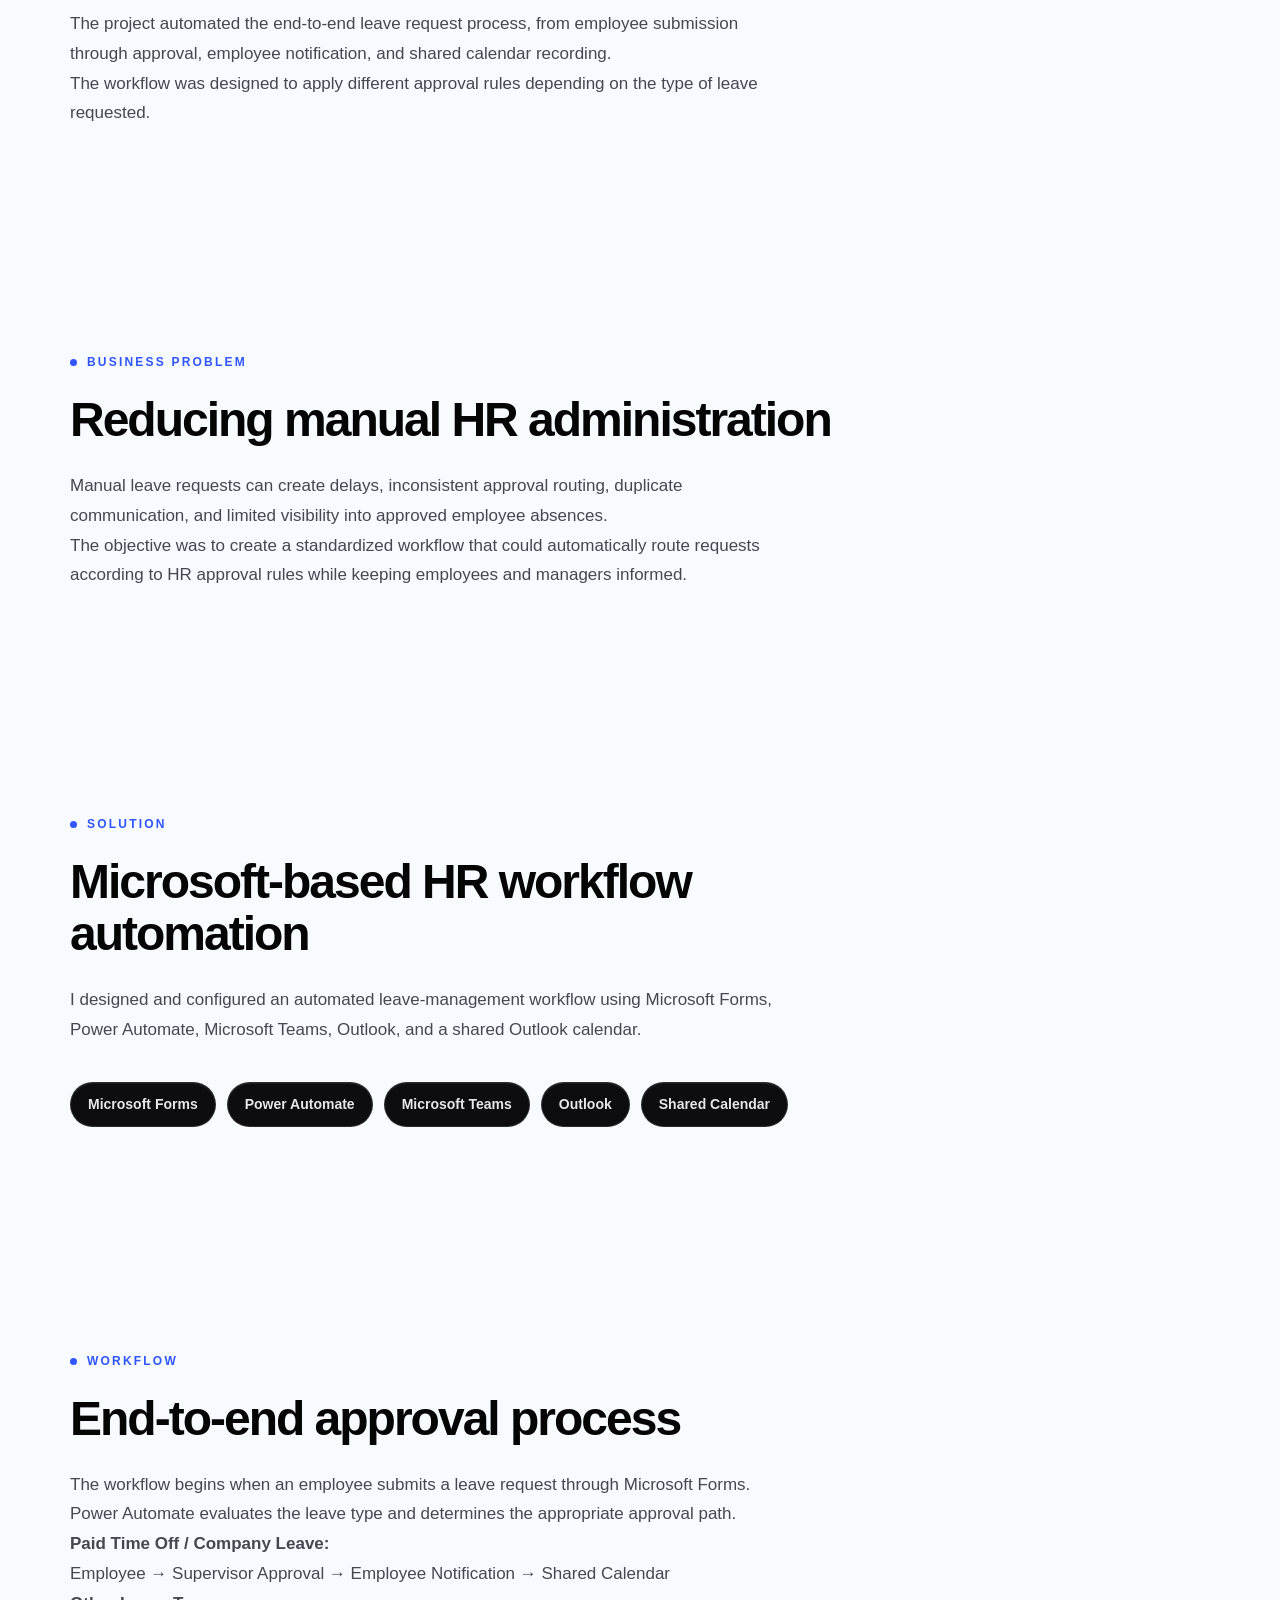
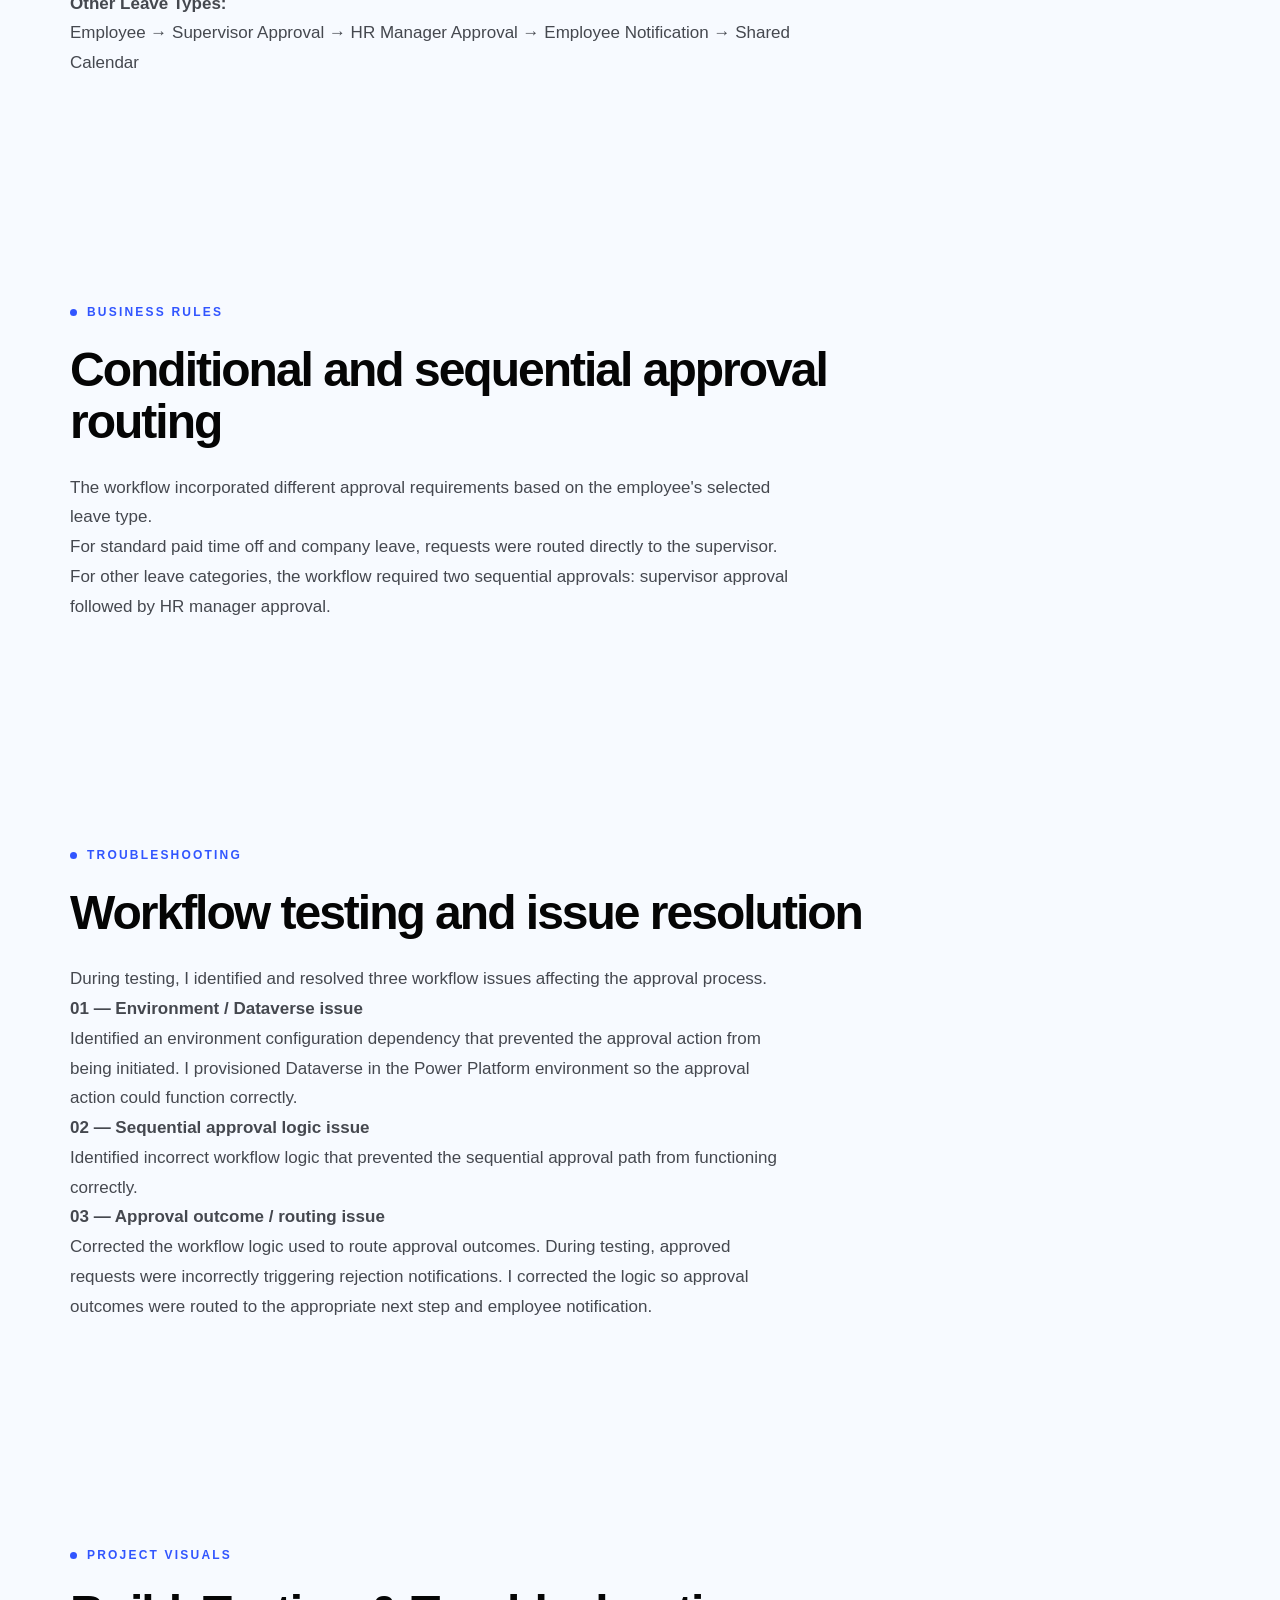
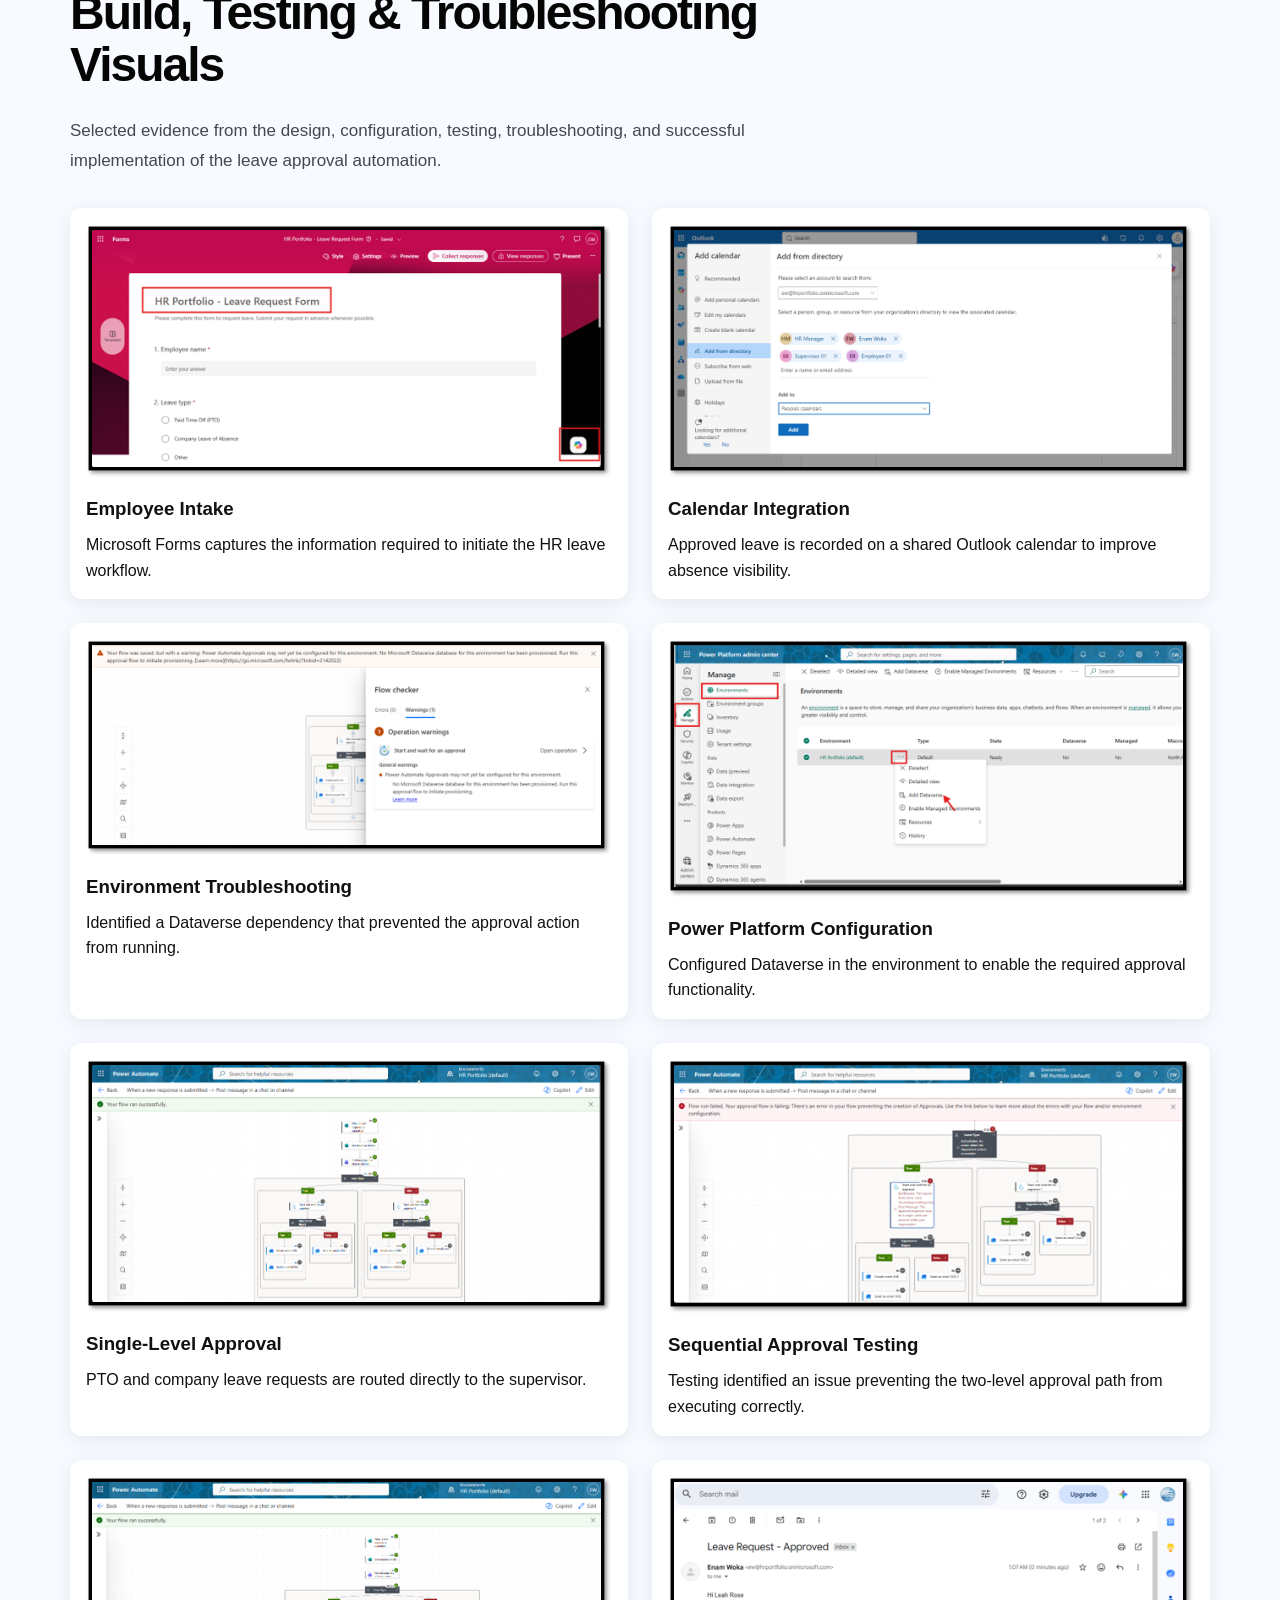
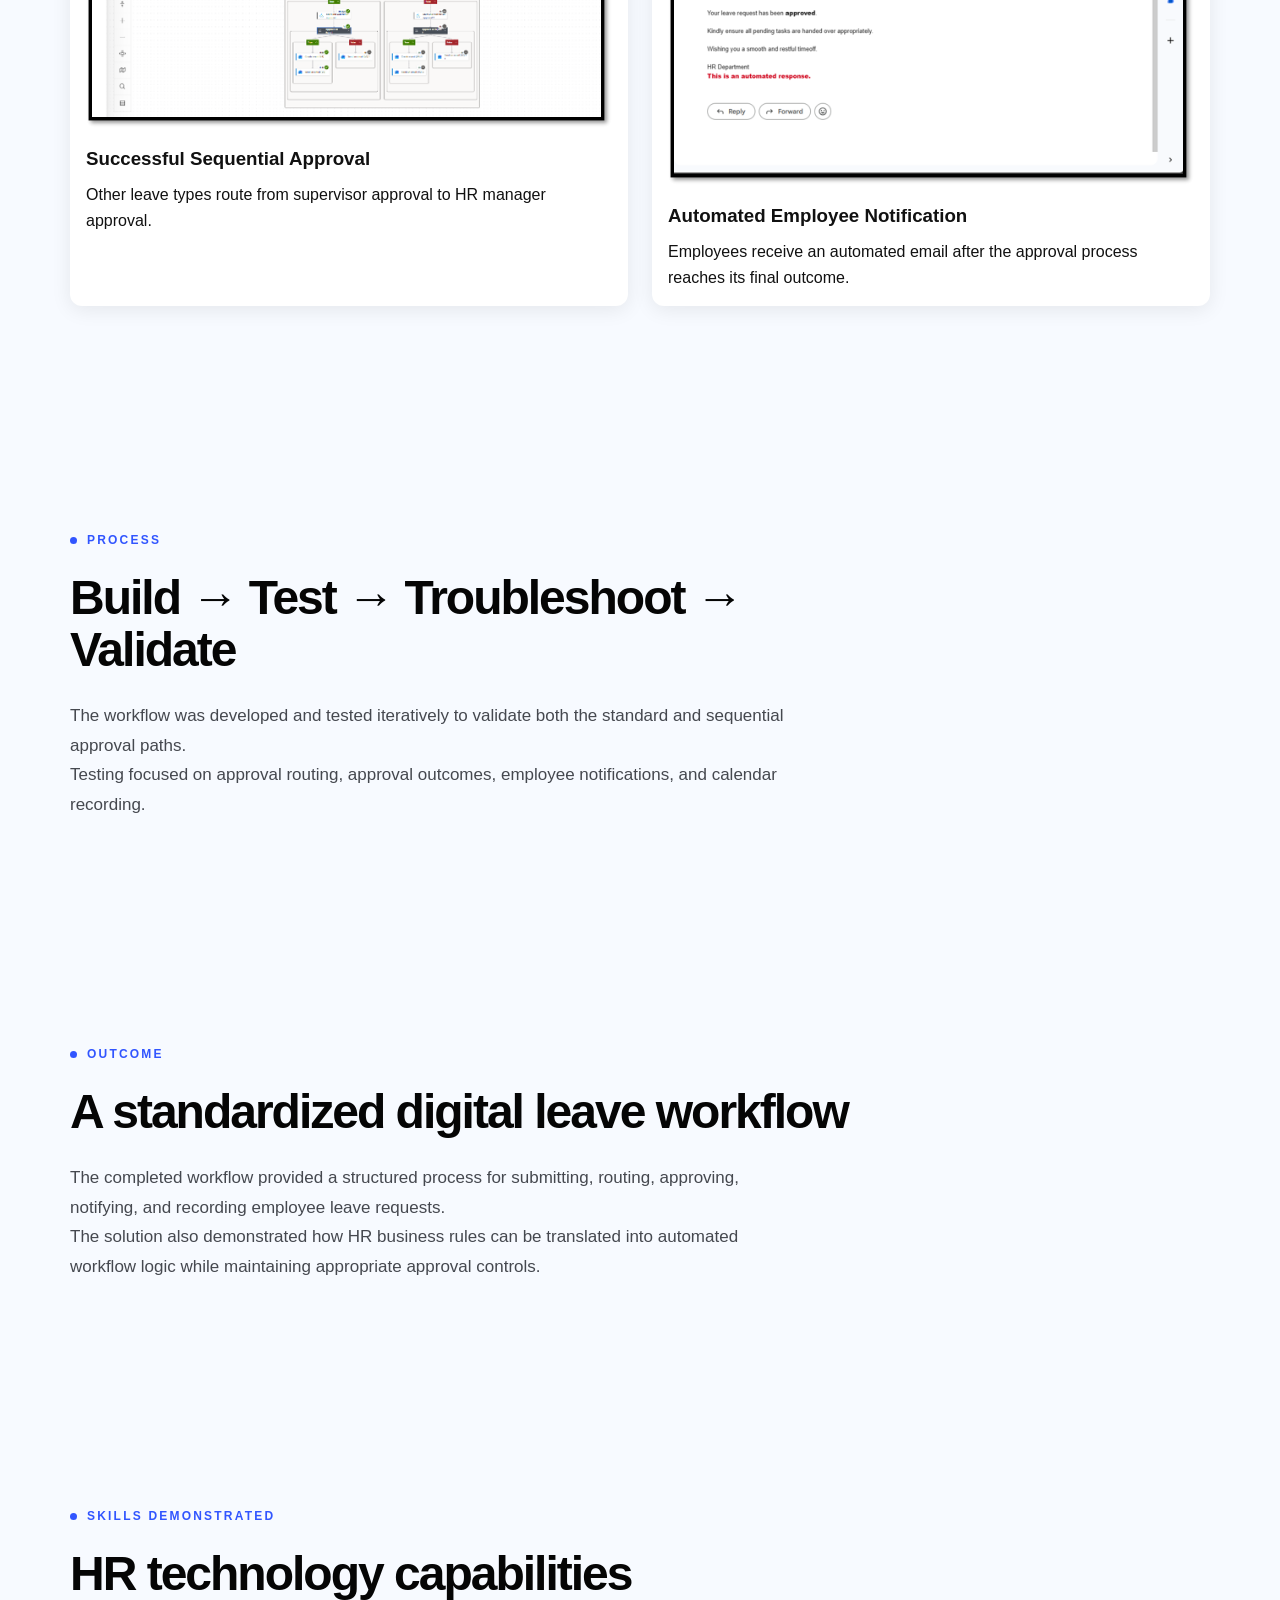
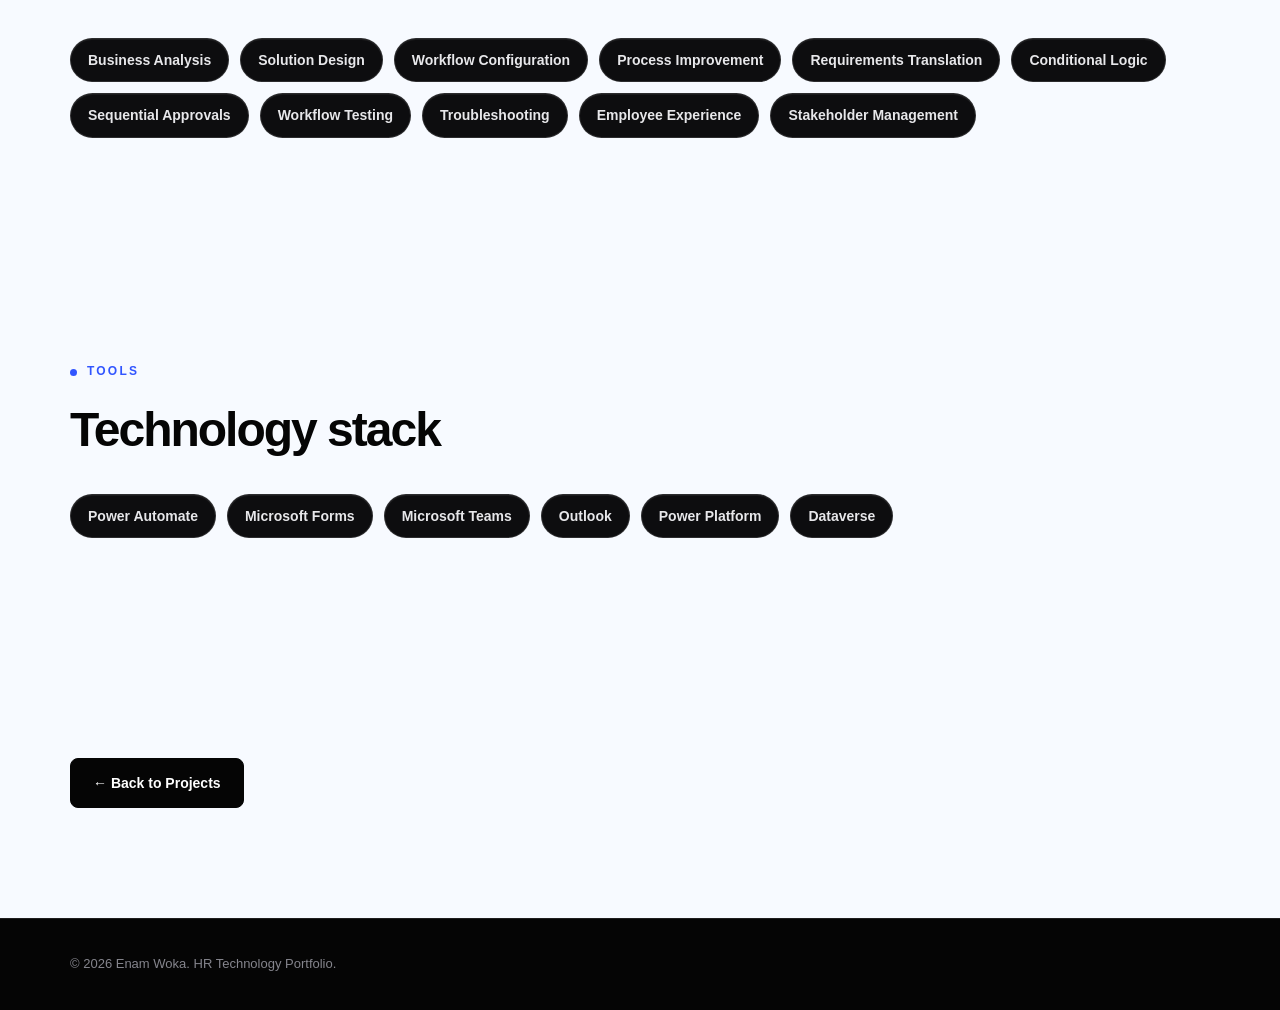
<file: projects/leave-automation.html>
<!DOCTYPE html>
<html lang="en">

<head>
    <meta charset="UTF-8">
    <meta name="viewport" content="width=device-width, initial-scale=1.0">

    <title>Leave Approval Automation | HR Technology Portfolio</title>

    <link rel="stylesheet" href="../style.css">
</head>

<body>

    <!-- Navigation -->
    <header>
        <nav>
            <a href="../index.html" class="logo">
                <img src="../assets/logo trp final 1.png" alt="HR Technology Portfolio">
            </a>

            <div class="nav-links">
                <a href="../index.html#about">About</a>
                <a href="../index.html#projects">Projects</a>
                <a href="../index.html#skills">Skills</a>
                <a href="../index.html#contact">Contact</a>
            </div>
        </nav>
    </header>


    <main>

        <!-- Hero -->
        <section class="hero">

            <div class="hero-content">

                <p class="eyebrow">
                    HR TECHNOLOGY • POWER AUTOMATE • WORKFLOW AUTOMATION
                </p>

                <h1>
                    Leave Approval <span class="gradient-text">Automation</span>
                </h1>

                <p class="intro">
                    HR workflow automation project designed to streamline
                    employee leave requests, approval routing, notifications,
                    and calendar management.
                </p>

    <div class="workflow-image">
        <img src="../assets/leave-automation/pic-0-leave-flow.png"
             alt="End-to-end leave approval automation workflow">

        <p class="image-caption">
            End-to-end leave automation workflow — employee submission,
            conditional approval routing, notifications, and calendar recording.
        </p>
    </div>

</section>

        <!-- Overview -->
        <section class="section">

            <p class="section-label">PROJECT OVERVIEW</p>

            <h2>
                Automating the employee leave approval process
            </h2>

            <p>
                The project automated the end-to-end leave request process,
                from employee submission through approval, employee notification,
                and shared calendar recording.
            </p>

            <p>
                The workflow was designed to apply different approval rules
                depending on the type of leave requested.
            </p>

        </section>


        <!-- Business Problem -->
        <section class="section">

            <p class="section-label">BUSINESS PROBLEM</p>

            <h2>
                Reducing manual HR administration
            </h2>

            <p>
                Manual leave requests can create delays, inconsistent approval
                routing, duplicate communication, and limited visibility into
                approved employee absences.
            </p>

            <p>
                The objective was to create a standardized workflow that could
                automatically route requests according to HR approval rules
                while keeping employees and managers informed.
            </p>

        </section>


        <!-- Solution -->
        <section class="section">

            <p class="section-label">SOLUTION</p>

            <h2>
                Microsoft-based HR workflow automation
            </h2>

            <p>
                I designed and configured an automated leave-management workflow
                using Microsoft Forms, Power Automate, Microsoft Teams,
                Outlook, and a shared Outlook calendar.
            </p>

            <div class="skills">

                <span>Microsoft Forms</span>
                <span>Power Automate</span>
                <span>Microsoft Teams</span>
                <span>Outlook</span>
                <span>Shared Calendar</span>

            </div>

        </section>


        <!-- Workflow -->
        <section class="section">

            <p class="section-label">WORKFLOW</p>

            <h2>
                End-to-end approval process
            </h2>

            <p>
                The workflow begins when an employee submits a leave request
                through Microsoft Forms.
            </p>

            <p>
                Power Automate evaluates the leave type and determines the
                appropriate approval path.
            </p>

            <p>
                <strong>Paid Time Off / Company Leave:</strong><br>
                Employee → Supervisor Approval → Employee Notification → Shared Calendar
            </p>

            <p>
                <strong>Other Leave Types:</strong><br>
                Employee → Supervisor Approval → HR Manager Approval →
                Employee Notification → Shared Calendar
            </p>

        </section>


        <!-- Approval Logic -->
        <section class="section">

            <p class="section-label">BUSINESS RULES</p>

            <h2>
                Conditional and sequential approval routing
            </h2>

            <p>
                The workflow incorporated different approval requirements
                based on the employee's selected leave type.
            </p>

            <p>
                For standard paid time off and company leave, requests were
                routed directly to the supervisor.
            </p>

            <p>
                For other leave categories, the workflow required two
                sequential approvals: supervisor approval followed by
                HR manager approval.
            </p>

        </section>


        <!-- Troubleshooting -->
        <section class="section">

            <p class="section-label">TROUBLESHOOTING</p>

            <h2>
                Workflow testing and issue resolution
            </h2>

            <p>
                During testing, I identified and resolved three workflow issues
                affecting the approval process.
            </p>

            <p>
                <strong>01 — Environment / Dataverse issue</strong><br>
                Identified an environment configuration dependency that prevented
                the approval action from being initiated. I provisioned Dataverse
                in the Power Platform environment so the approval action could
                function correctly.
            </p>

            <p>
                <strong>02 — Sequential approval logic issue</strong><br>
                Identified incorrect workflow logic that prevented the
                sequential approval path from functioning correctly.
            </p>

            <p>
                <strong>03 — Approval outcome / routing issue</strong><br>
                Corrected the workflow logic used to route approval outcomes.
                During testing, approved requests were incorrectly triggering
                rejection notifications. I corrected the logic so approval
                outcomes were routed to the appropriate next step and employee
                notification.
            </p>

        </section>
<section class="section">

    <p class="section-label">PROJECT VISUALS</p>

    <h2>Build, Testing & Troubleshooting Visuals</h2>

    <p>
        Selected evidence from the design, configuration, testing,
        troubleshooting, and successful implementation of the leave
        approval automation.
    </p>

    <div class="evidence-gallery">

        <div class="evidence-item">
            <img src="../assets/leave-automation/pic-2-ms-form.png"
                 alt="Microsoft Forms leave request">
            <h3>Employee Intake</h3>
            <p>
                Microsoft Forms captures the information required to initiate
                the HR leave workflow.
            </p>
        </div>

        <div class="evidence-item">
            <img src="../assets/leave-automation/pic-1-calendar.png"
                 alt="Shared Outlook leave calendar">
            <h3>Calendar Integration</h3>
            <p>
                Approved leave is recorded on a shared Outlook calendar
                to improve absence visibility.
            </p>
        </div>

        <div class="evidence-item">
            <img src="../assets/leave-automation/pic-3-dataverse-error.png"
                 alt="Dataverse environment error">
            <h3>Environment Troubleshooting</h3>
            <p>
                Identified a Dataverse dependency that prevented the approval
                action from running.
            </p>
        </div>

        <div class="evidence-item">
            <img src="../assets/leave-automation/pic-4-dataverse-configuration.png"
                 alt="Power Platform Dataverse configuration">
            <h3>Power Platform Configuration</h3>
            <p>
                Configured Dataverse in the environment to enable the required
                approval functionality.
            </p>
        </div>

        <div class="evidence-item">
            <img src="../assets/leave-automation/pic-5-successful-non-sequential.png"
                 alt="Successful single approval workflow">
            <h3>Single-Level Approval</h3>
            <p>
                PTO and company leave requests are routed directly to
                the supervisor.
            </p>
        </div>

        <div class="evidence-item">
            <img src="../assets/leave-automation/pic-6-sequential-error.png"
                 alt="Sequential approval workflow error">
            <h3>Sequential Approval Testing</h3>
            <p>
                Testing identified an issue preventing the two-level approval
                path from executing correctly.
            </p>
        </div>

        <div class="evidence-item">
            <img src="../assets/leave-automation/pic-7-successful-sequential.png"
                 alt="Successful sequential approval workflow">
            <h3>Successful Sequential Approval</h3>
            <p>
                Other leave types route from supervisor approval to HR
                manager approval.
            </p>
        </div>

        <div class="evidence-item">
            <img src="../assets/leave-automation/pic-9-employee-notification.png"
                 alt="Employee email notification">
            <h3>Automated Employee Notification</h3>
            <p>
                Employees receive an automated email after the approval
                process reaches its final outcome.
            </p>
        </div>

    </div>

</section>

        <!-- Process -->
        <section class="section">

            <p class="section-label">PROCESS</p>

            <h2>
                Build → Test → Troubleshoot → Validate
            </h2>

            <p>
                The workflow was developed and tested iteratively to validate
                both the standard and sequential approval paths.
            </p>

            <p>
                Testing focused on approval routing, approval outcomes,
                employee notifications, and calendar recording.
            </p>

        </section>


        <!-- Outcome -->
        <section class="section">

            <p class="section-label">OUTCOME</p>

            <h2>
                A standardized digital leave workflow
            </h2>

            <p>
                The completed workflow provided a structured process for
                submitting, routing, approving, notifying, and recording
                employee leave requests.
            </p>

            <p>
                The solution also demonstrated how HR business rules can be
                translated into automated workflow logic while maintaining
                appropriate approval controls.
            </p>

        </section>


        <!-- Skills -->
        <section class="section">

            <p class="section-label">SKILLS DEMONSTRATED</p>

            <h2>
                HR technology capabilities
            </h2>

            <div class="skills">

                <span>Business Analysis</span>
                <span>Solution Design</span>
                <span>Workflow Configuration</span>
                <span>Process Improvement</span>
                <span>Requirements Translation</span>
                <span>Conditional Logic</span>
                <span>Sequential Approvals</span>
                <span>Workflow Testing</span>
                <span>Troubleshooting</span>
                <span>Employee Experience</span>
                <span>Stakeholder Management</span>

            </div>

        </section>


        <!-- Tools -->
        <section class="section">

            <p class="section-label">TOOLS</p>

            <h2>
                Technology stack
            </h2>

            <div class="skills">

                <span>Power Automate</span>
                <span>Microsoft Forms</span>
                <span>Microsoft Teams</span>
                <span>Outlook</span>
                <span>Power Platform</span>
                <span>Dataverse</span>

            </div>

        </section>


        <!-- Back -->
        <section class="section">

            <a href="../index.html#projects" class="button">
                ← Back to Projects
            </a>

        </section>

    </main>


    <footer>

        <p>
            © 2026 Enam Woka. HR Technology Portfolio.
        </p>

    </footer>

</body>

</html>
</file>
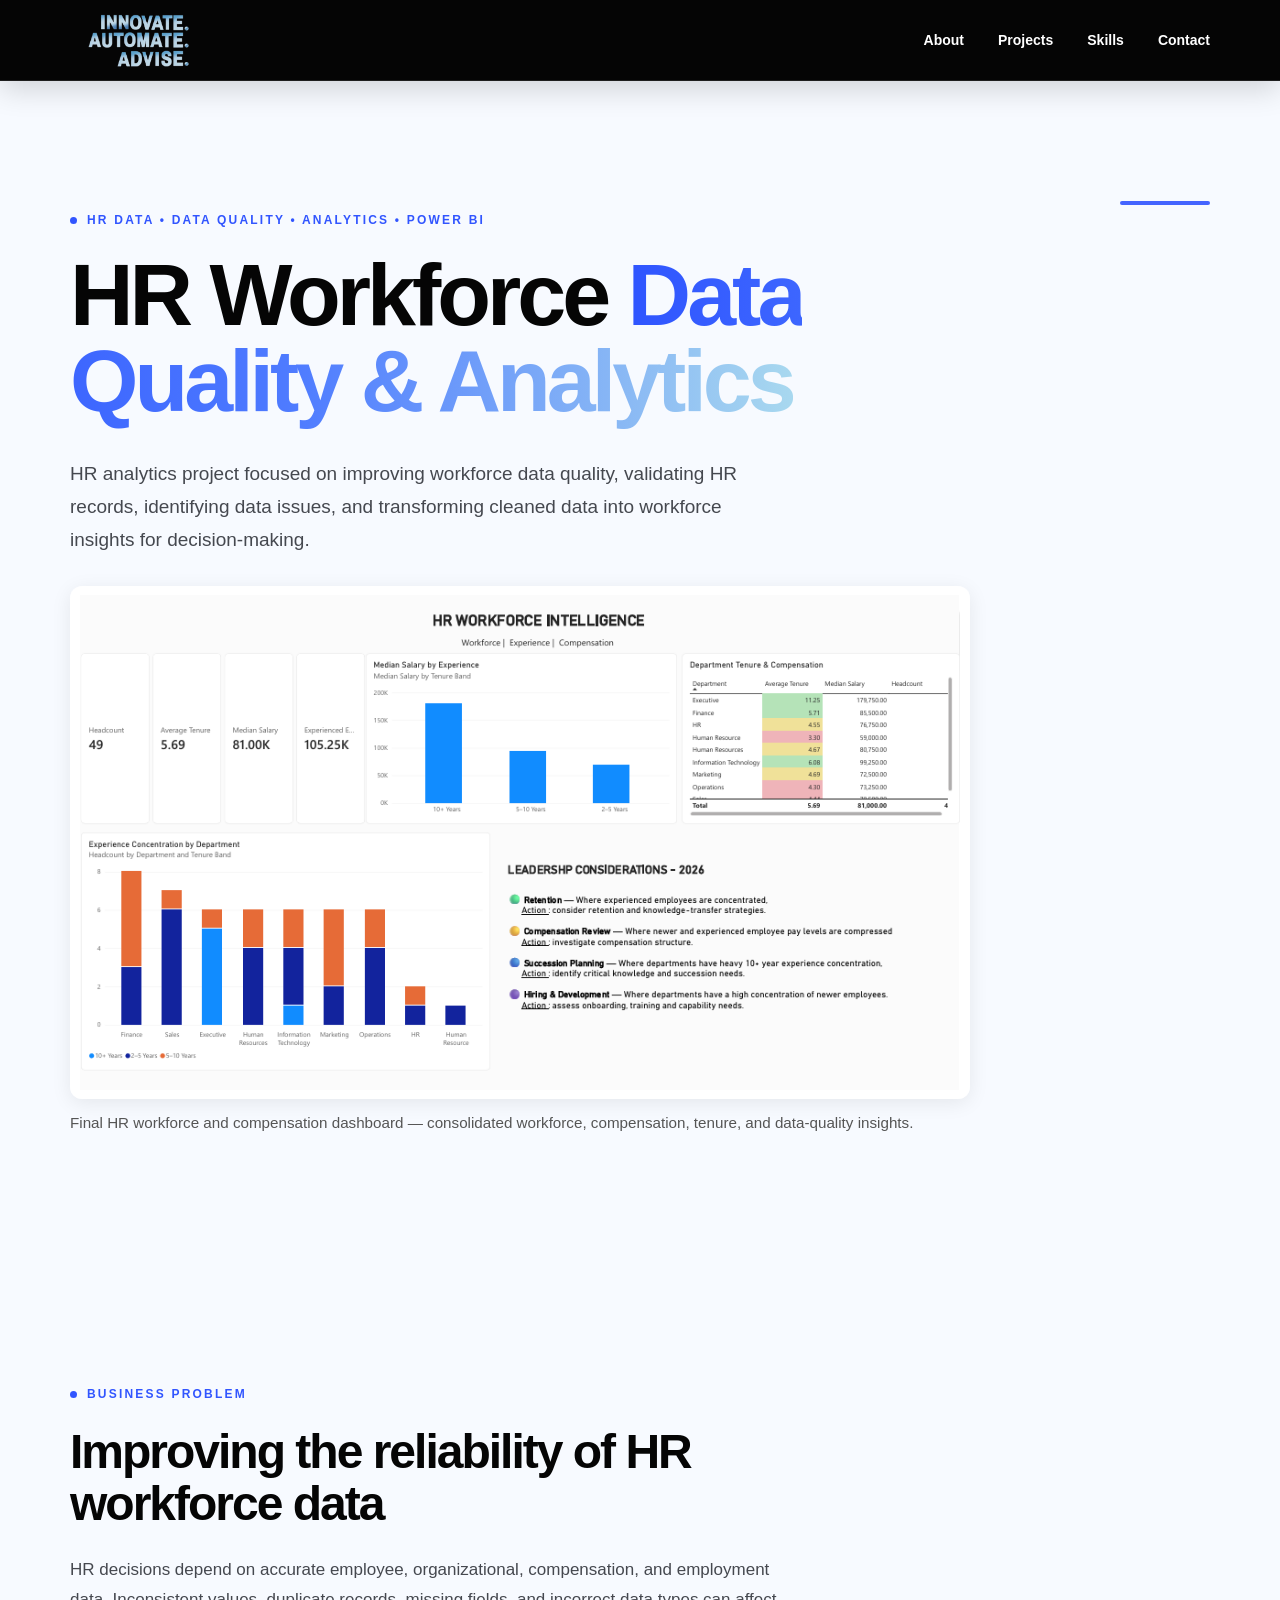
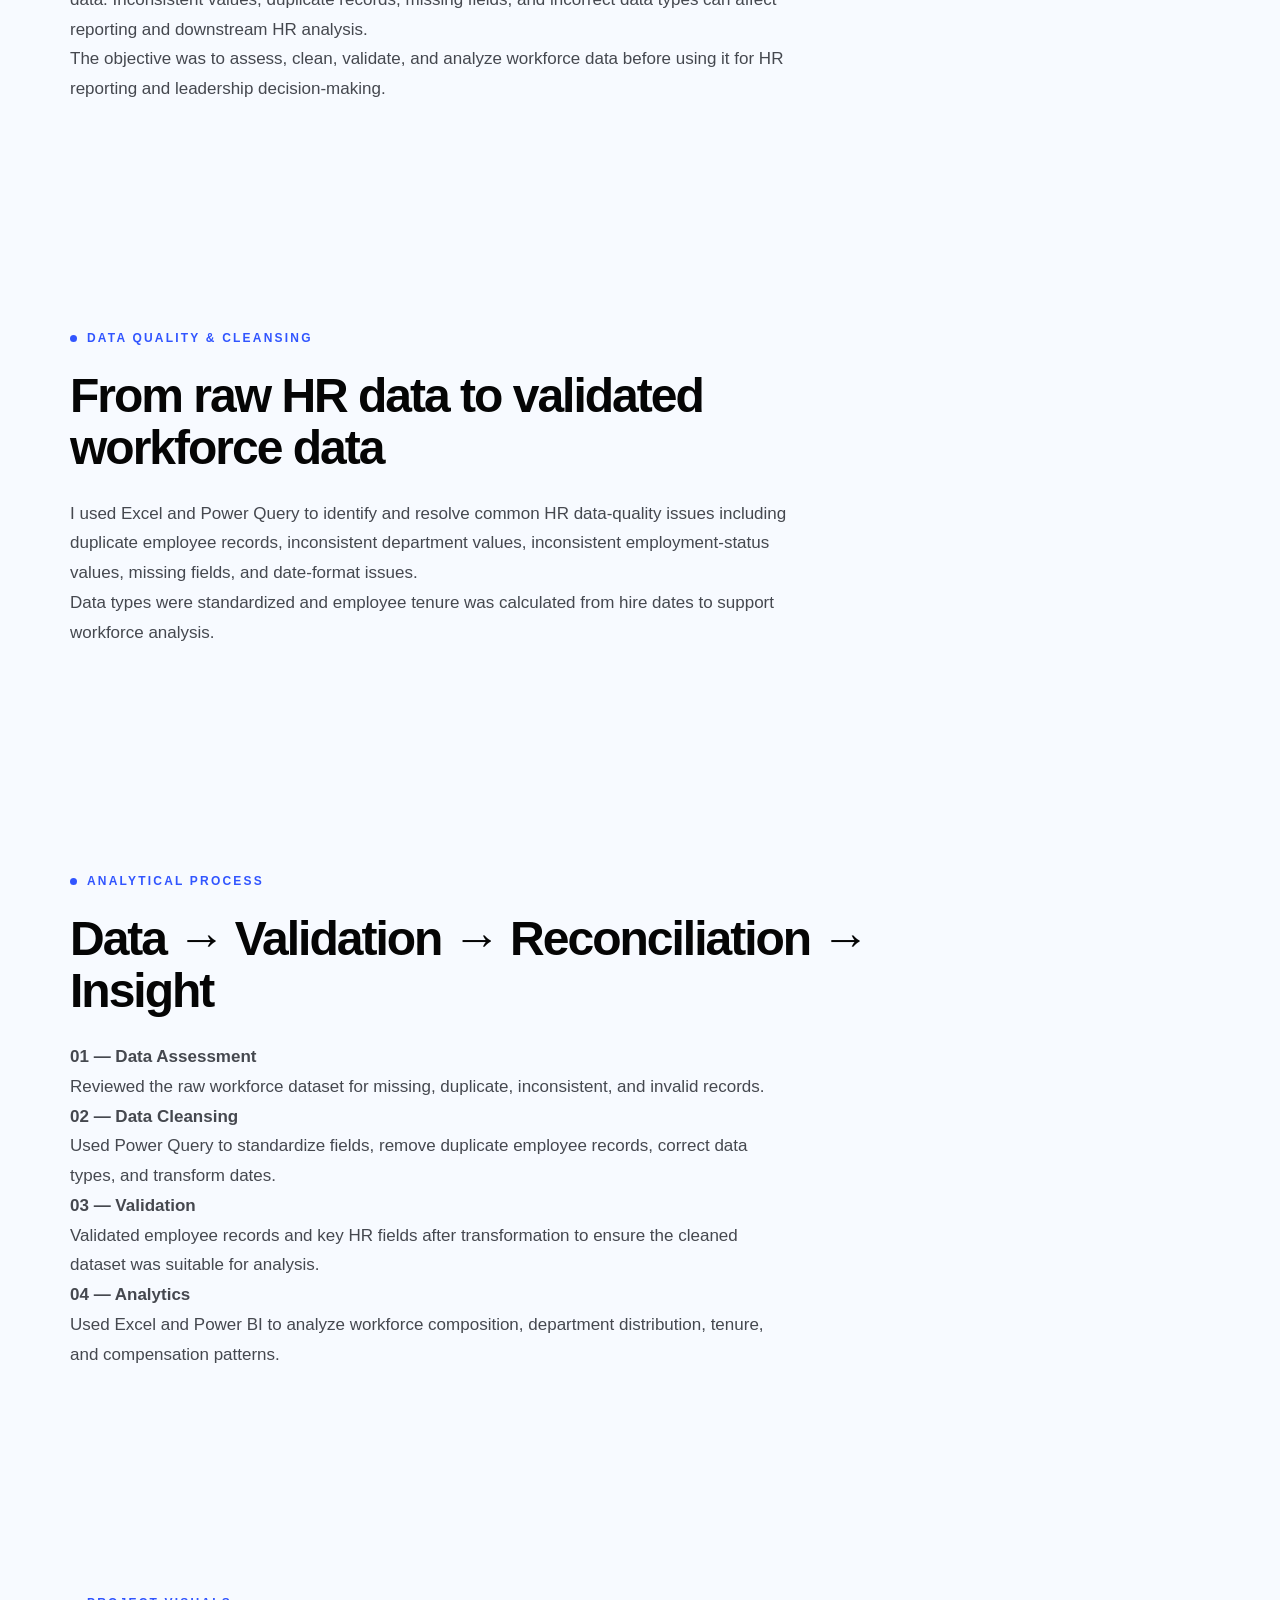
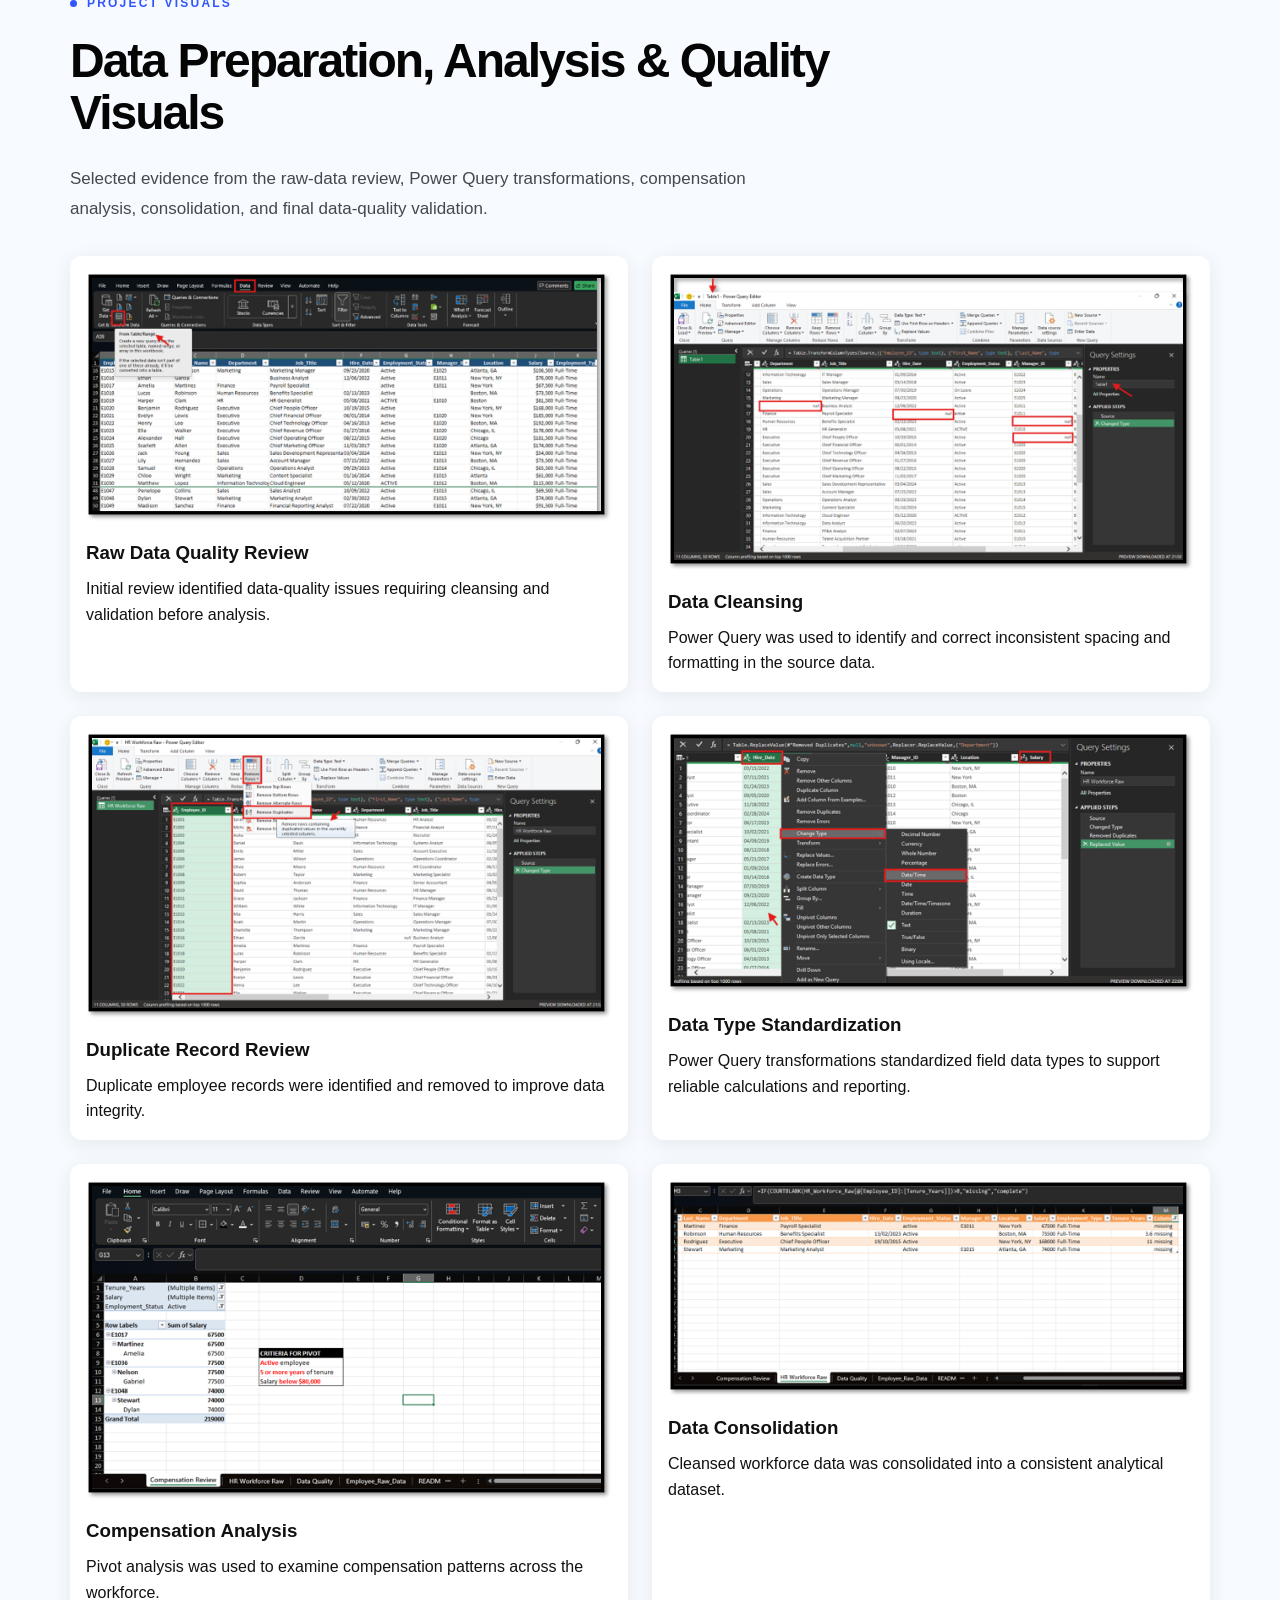
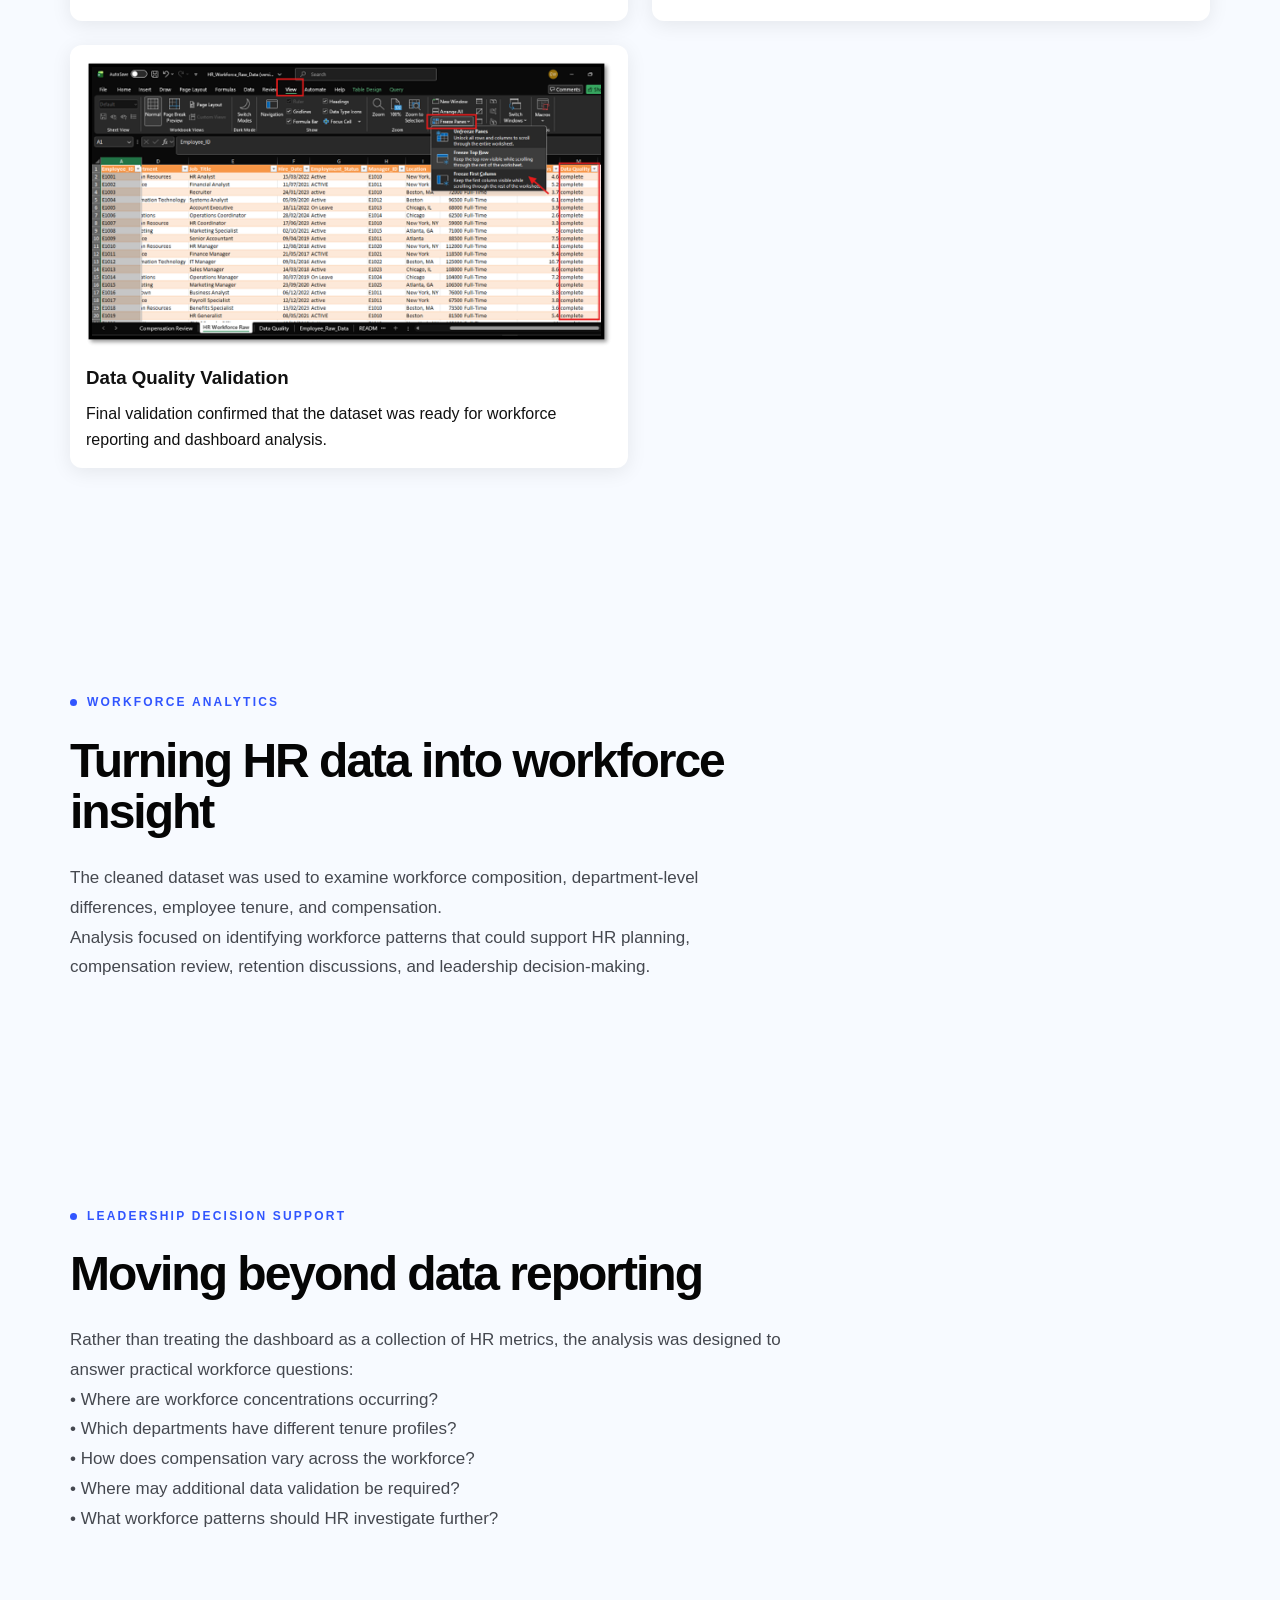
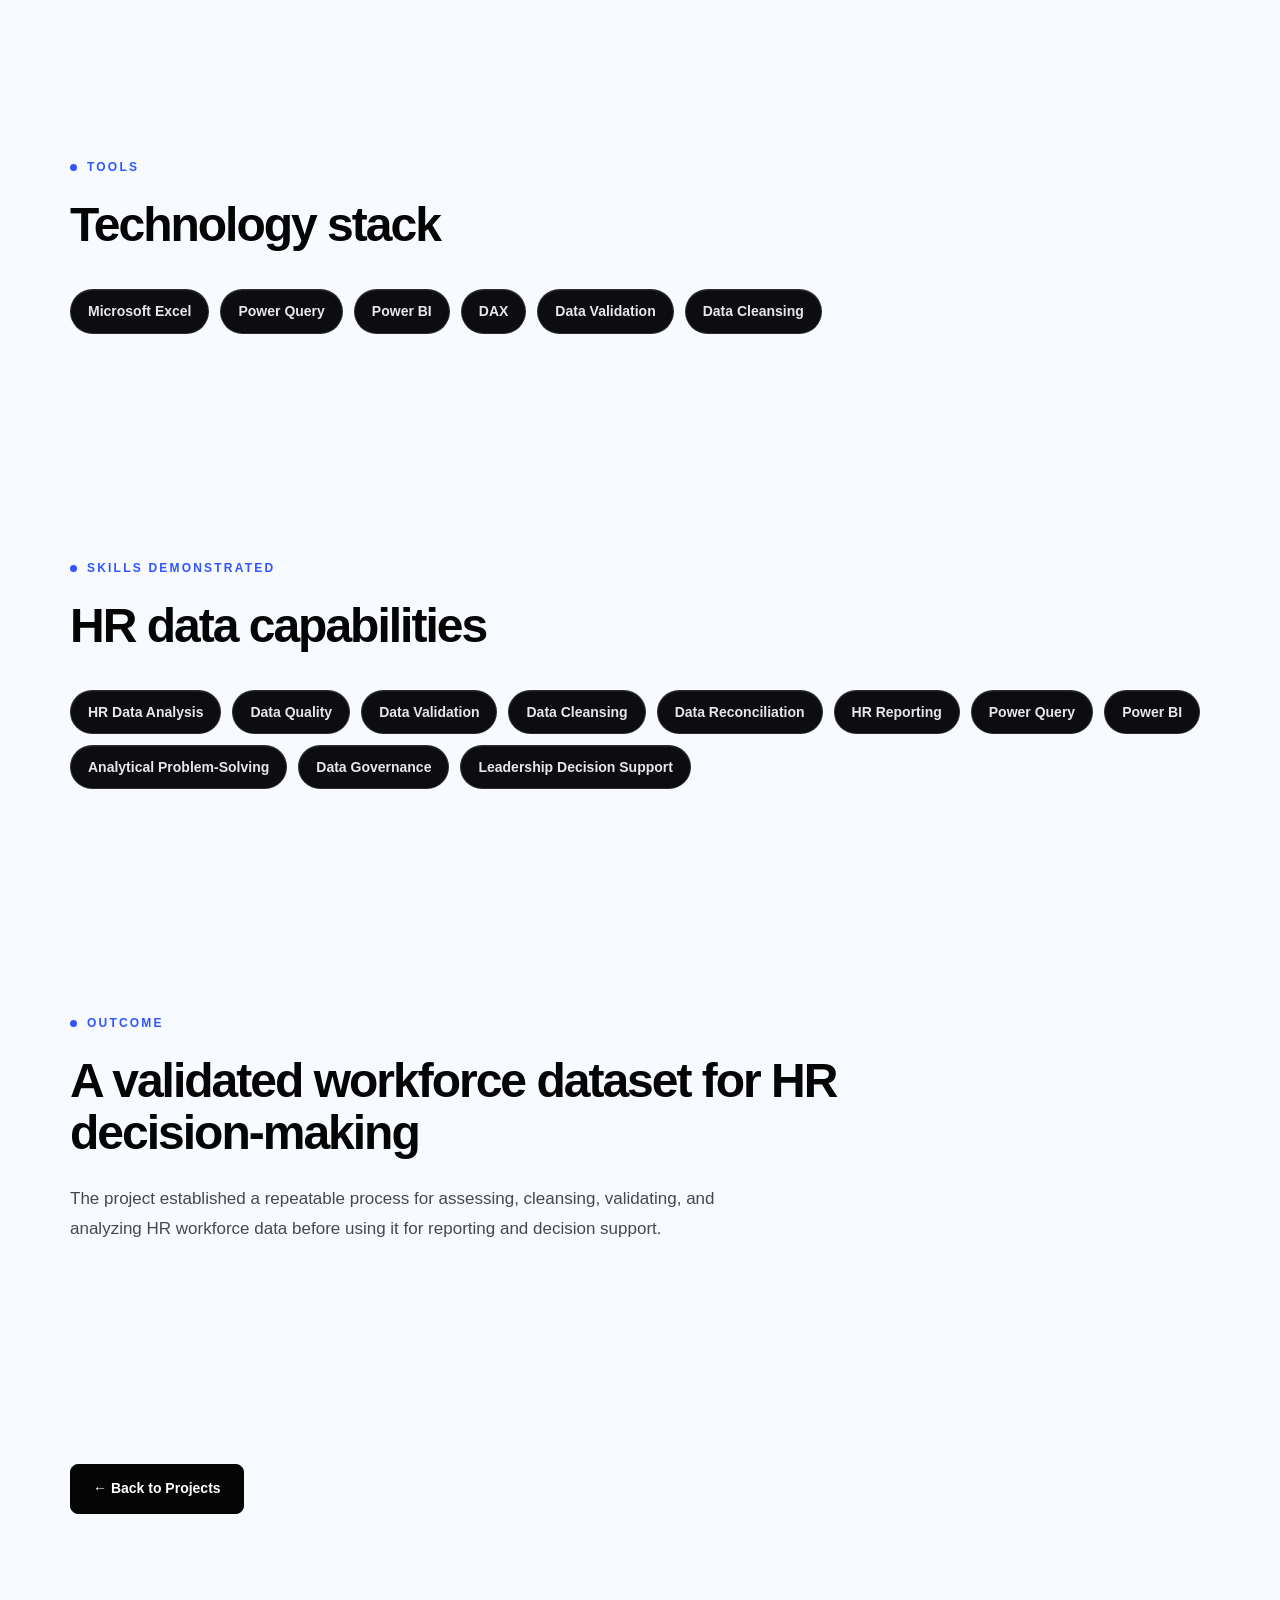
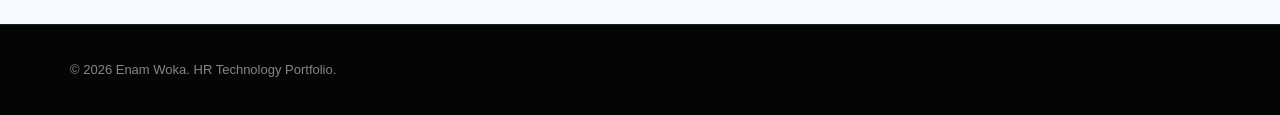
<file: projects/power-bi-dashboard.html>
<!DOCTYPE html>
<html lang="en">

<head>
    <meta charset="UTF-8">
    <meta name="viewport" content="width=device-width, initial-scale=1.0">

    <title>HR Workforce Data Quality & Analytics | HR Technology Portfolio</title>

    <link rel="stylesheet" href="../style.css">
</head>

<body>

    <header>
        <nav>
            <a href="../index.html" class="logo">
                <img src="../assets/logo trp final 1.png" alt="HR Technology Portfolio">
            </a>

            <div class="nav-links">
                <a href="../index.html#about">About</a>
                <a href="../index.html#projects">Projects</a>
                <a href="../index.html#skills">Skills</a>
                <a href="../index.html#contact">Contact</a>
            </div>
        </nav>
    </header>


    <main>

        <!-- Hero -->
        <section class="hero">

            <div class="hero-content">

                <p class="eyebrow">
                    HR DATA • DATA QUALITY • ANALYTICS • POWER BI
                </p>

                <h1>
                    HR Workforce <span class="gradient-text">Data Quality & Analytics</span>
                </h1>

                <p class="intro">
                    HR analytics project focused on improving workforce data quality,
                    validating HR records, identifying data issues, and transforming
                    cleaned data into workforce insights for decision-making.
                </p>

    <div class="workflow-image">
        <img src="../assets/workforce-analytics/pic-00-power-bi-dashboard.png"
             alt="HR workforce and compensation Power BI dashboard">

        <p class="image-caption">
            Final HR workforce and compensation dashboard — consolidated
            workforce, compensation, tenure, and data-quality insights.
        </p>
    </div>

</section>

        <!-- Business Problem -->
        <section class="section">

            <p class="section-label">BUSINESS PROBLEM</p>

            <h2>
                Improving the reliability of HR workforce data
            </h2>

            <p>
                HR decisions depend on accurate employee, organizational,
                compensation, and employment data. Inconsistent values,
                duplicate records, missing fields, and incorrect data types
                can affect reporting and downstream HR analysis.
            </p>

            <p>
                The objective was to assess, clean, validate, and analyze
                workforce data before using it for HR reporting and
                leadership decision-making.
            </p>

        </section>


        <!-- Data Quality -->
        <section class="section">

            <p class="section-label">DATA QUALITY & CLEANSING</p>

            <h2>
                From raw HR data to validated workforce data
            </h2>

            <p>
                I used Excel and Power Query to identify and resolve common
                HR data-quality issues including duplicate employee records,
                inconsistent department values, inconsistent employment-status
                values, missing fields, and date-format issues.
            </p>

            <p>
                Data types were standardized and employee tenure was calculated
                from hire dates to support workforce analysis.
            </p>

        </section>


        <!-- Process -->
        <section class="section">

            <p class="section-label">ANALYTICAL PROCESS</p>

            <h2>
                Data → Validation → Reconciliation → Insight
            </h2>

            <p>
                <strong>01 — Data Assessment</strong><br>
                Reviewed the raw workforce dataset for missing, duplicate,
                inconsistent, and invalid records.
            </p>

            <p>
                <strong>02 — Data Cleansing</strong><br>
                Used Power Query to standardize fields, remove duplicate
                employee records, correct data types, and transform dates.
            </p>

            <p>
                <strong>03 — Validation</strong><br>
                Validated employee records and key HR fields after transformation
                to ensure the cleaned dataset was suitable for analysis.
            </p>

            <p>
                <strong>04 — Analytics</strong><br>
                Used Excel and Power BI to analyze workforce composition,
                department distribution, tenure, and compensation patterns.
            </p>

        </section>

<section class="section">

    <p class="section-label">PROJECT VISUALS</p>

    <h2>Data Preparation, Analysis & Quality Visuals</h2>

    <p>
        Selected evidence from the raw-data review, Power Query
        transformations, compensation analysis, consolidation,
        and final data-quality validation.
    </p>

    <div class="evidence-gallery">

        <div class="evidence-item">
            <img src="../assets/workforce-analytics/pic-1-raw-data-errors.png"
                 alt="Raw HR data containing data quality issues">
            <h3>Raw Data Quality Review</h3>
            <p>
                Initial review identified data-quality issues requiring
                cleansing and validation before analysis.
            </p>
        </div>

        <div class="evidence-item">
            <img src="../assets/workforce-analytics/pic-3-power-query-empty-spaces.png"
                 alt="Power Query empty space cleansing">
            <h3>Data Cleansing</h3>
            <p>
                Power Query was used to identify and correct inconsistent
                spacing and formatting in the source data.
            </p>
        </div>

        <div class="evidence-item">
            <img src="../assets/workforce-analytics/pic-4-power-query-duplicates.png"
                 alt="Power Query duplicate data cleansing">
            <h3>Duplicate Record Review</h3>
            <p>
                Duplicate employee records were identified and removed
                to improve data integrity.
            </p>
        </div>

        <div class="evidence-item">
            <img src="../assets/workforce-analytics/pic-5-power-query-data-type.png"
                 alt="Power Query data type transformation">
            <h3>Data Type Standardization</h3>
            <p>
                Power Query transformations standardized field data types
                to support reliable calculations and reporting.
            </p>
        </div>

        <div class="evidence-item">
            <img src="../assets/workforce-analytics/pic-6-pivot-compensation-review.png"
                 alt="Pivot table compensation analysis">
            <h3>Compensation Analysis</h3>
            <p>
                Pivot analysis was used to examine compensation patterns
                across the workforce.
            </p>
        </div>

        <div class="evidence-item">
            <img src="../assets/workforce-analytics/pic-7-data-consolidation.png"
                 alt="HR data consolidation">
            <h3>Data Consolidation</h3>
            <p>
                Cleansed workforce data was consolidated into a consistent
                analytical dataset.
            </p>
        </div>

        <div class="evidence-item">
            <img src="../assets/workforce-analytics/pic-8-data-quality-check-complete.png"
                 alt="Completed HR data quality check">
            <h3>Data Quality Validation</h3>
            <p>
                Final validation confirmed that the dataset was ready
                for workforce reporting and dashboard analysis.
            </p>
        </div>

    </div>

</section>
        
        <!-- Analytics -->
        <section class="section">

            <p class="section-label">WORKFORCE ANALYTICS</p>

            <h2>
                Turning HR data into workforce insight
            </h2>

            <p>
                The cleaned dataset was used to examine workforce composition,
                department-level differences, employee tenure, and compensation.
            </p>

            <p>
                Analysis focused on identifying workforce patterns that could
                support HR planning, compensation review, retention discussions,
                and leadership decision-making.
            </p>

        </section>


        <!-- Leadership -->
        <section class="section">

            <p class="section-label">LEADERSHIP DECISION SUPPORT</p>

            <h2>
                Moving beyond data reporting
            </h2>

            <p>
                Rather than treating the dashboard as a collection of HR metrics,
                the analysis was designed to answer practical workforce questions:
            </p>

            <p>
                • Where are workforce concentrations occurring?<br>
                • Which departments have different tenure profiles?<br>
                • How does compensation vary across the workforce?<br>
                • Where may additional data validation be required?<br>
                • What workforce patterns should HR investigate further?
            </p>

        </section>


        <!-- Tools -->
        <section class="section">

            <p class="section-label">TOOLS</p>

            <h2>
                Technology stack
            </h2>

            <div class="skills">

                <span>Microsoft Excel</span>
                <span>Power Query</span>
                <span>Power BI</span>
                <span>DAX</span>
                <span>Data Validation</span>
                <span>Data Cleansing</span>

            </div>

        </section>


        <!-- Skills -->
        <section class="section">

            <p class="section-label">SKILLS DEMONSTRATED</p>

            <h2>
                HR data capabilities
            </h2>

            <div class="skills">

                <span>HR Data Analysis</span>
                <span>Data Quality</span>
                <span>Data Validation</span>
                <span>Data Cleansing</span>
                <span>Data Reconciliation</span>
                <span>HR Reporting</span>
                <span>Power Query</span>
                <span>Power BI</span>
                <span>Analytical Problem-Solving</span>
                <span>Data Governance</span>
                <span>Leadership Decision Support</span>

            </div>

        </section>


        <!-- Outcome -->
        <section class="section">

            <p class="section-label">OUTCOME</p>

            <h2>
                A validated workforce dataset for HR decision-making
            </h2>

            <p>
                The project established a repeatable process for assessing,
                cleansing, validating, and analyzing HR workforce data before
                using it for reporting and decision support.
            </p>

        </section>


        <section class="section">

            <a href="../index.html#projects" class="button">
                ← Back to Projects
            </a>

        </section>

    </main>


    <footer>

        <p>
            © 2026 Enam Woka. HR Technology Portfolio.
        </p>

    </footer>

</body>

</html>
</file>
<file: style.css>
/* =========================================================
   HR TECHNOLOGY PORTFOLIO
   BLACK / WHITE / BLUE EDITORIAL
   BLUE-TINTED WHITE SECTIONS

   IMPORTANT:
   - NO linear-gradient()
   - NO radial-gradient()
   - NO gradient transitions
   - NO section fade overlays
   - WHITE SECTIONS USE SOLID BLUE-TINTED COLORS
========================================================= */

:root {
    --white: #ffffff;

    /* Blue-tinted whites inspired by logo */
    --white-blue: #f7faff;
    --white-blue-2: #f2f6ff;
    --white-blue-3: #edf3ff;

    --black: #050505;
    --black-soft: #0d0d0f;

    --text: #111111;
    --text-light: #f5f5f5;
    --text-muted: #8d8d94;

    /* Logo-inspired blue palette */
    --blue: #3155ff;
    --blue-light: #6f8cff;
    --blue-mid: #4d7fe8;
    --cyan: #19b8c9;

    --border-light: rgba(49, 85, 255, 0.13);
    --border-dark: rgba(255, 255, 255, 0.13);

    --shadow:
        0 25px 70px rgba(0, 0, 0, 0.16);

    --radius-md: 18px;
    --radius-lg: 24px;
}


/* =========================================================
   GLOBAL RESET
========================================================= */

* {
    box-sizing: border-box;
    margin: 0;
    padding: 0;
}

html {
    scroll-behavior: smooth;
    scroll-padding-top: 76px;
}

body {
    min-height: 100vh;

    font-family:
        Arial,
        Helvetica,
        sans-serif;

    background: var(--white-blue);
    color: var(--text);

    line-height: 1.6;
    overflow-x: hidden;

    -webkit-font-smoothing: antialiased;
    text-rendering: optimizeLegibility;
}

::selection {
    background: var(--blue);
    color: white;
}


/* =========================================================
   HEADER — BLACK
========================================================= */

header {
    position: sticky;
    top: 0;
    z-index: 1000;

    background: #050505;

    border-bottom:
        1px solid
        rgba(255, 255, 255, 0.10);

    box-shadow:
        0 8px 30px
        rgba(0, 0, 0, 0.16);
}


/* =========================================================
   NAVIGATION
========================================================= */

nav {
    max-width: 1200px;
    min-height: 76px;

    margin: 0 auto;
    padding: 10px 30px;

    display: flex;
    align-items: center;
    justify-content: space-between;
}


/* =========================================================
   LOGO
========================================================= */

.logo {
    width: 150px;
    height: 60px;

    display: flex;
    align-items: center;
}

.logo img {
    width: 150px;
    height: 60px;

    object-fit: contain;
}


/* =========================================================
   NAV LINKS
========================================================= */

.nav-links {
    display: flex;
    align-items: center;
    gap: 34px;
}

.nav-links a {
    position: relative;

    color: #ffffff;

    text-decoration: none;

    font-size: 14px;
    font-weight: 600;

    transition: color 0.2s ease;
}

.nav-links a:hover {
    color: var(--blue-light);
}

.nav-links a::after {
    content: "";

    position: absolute;

    left: 0;
    bottom: -8px;

    width: 0;
    height: 2px;

    border-radius: 999px;

    background: var(--blue);

    transition: width 0.25s ease;
}

.nav-links a:hover::after {
    width: 100%;
}


/* =========================================================
   HERO — BLUE-TINTED WHITE
========================================================= */

.hero {
    position: relative;

    max-width: 1200px;
    min-height: 78vh;

    margin: 0 auto;
    padding: 125px 30px 135px;

    display: flex;
    align-items: center;

    background: var(--white-blue);
}


/* =========================================================
   HERO BLUE ACCENT
========================================================= */

.hero::before {
    content: "";

    position: absolute;

    top: 120px;
    right: 30px;

    width: 90px;
    height: 4px;

    border-radius: 999px;

    background: var(--blue);

    opacity: 0.9;
}


/* =========================================================
   HERO CONTENT
========================================================= */

.hero-content {
    position: relative;
    z-index: 2;

    max-width: 900px;
}


/* =========================================================
   LABELS
========================================================= */

.eyebrow,
.section-label {
    display: inline-flex;
    align-items: center;
    gap: 10px;

    margin-bottom: 22px;

    color: var(--blue);

    font-size: 12px;
    font-weight: 800;

    letter-spacing: 2.2px;
    text-transform: uppercase;
}

.eyebrow::before,
.section-label::before {
    content: "";

    width: 7px;
    height: 7px;

    flex-shrink: 0;

    border-radius: 50%;

    background: var(--blue);
}


/* =========================================================
   MAIN HEADING
========================================================= */

h1 {
    max-width: 900px;

    margin-bottom: 32px;

    color: #050505;

    font-size:
        clamp(
            52px,
            7.5vw,
            88px
        );

    font-weight: 750;

    line-height: 0.98;

    letter-spacing: -4px;

    text-wrap: balance;
}


/* =========================================================
   INTRO
========================================================= */

.intro {
    max-width: 690px;

    color: #45484f;

    font-size: 19px;
    line-height: 1.75;
}

.gradient-text {
  background: linear-gradient(
    90deg,
    #2f55ff 0%,
    #4f7cff 45%,
    #a8d8ef 100%
  );
  -webkit-background-clip: text;
  -webkit-text-fill-color: transparent;
  background-clip: text;
}
/* =========================================================
   BUTTONS
========================================================= */

.hero-buttons {
    margin-top: 38px;

    display: flex;
    flex-wrap: wrap;

    gap: 12px;
}

.button {
    display: inline-flex;
    align-items: center;
    justify-content: center;

    min-height: 50px;

    padding: 0 22px;

    border: 1px solid #050505;
    border-radius: 8px;

    background: #050505;
    color: white;

    text-decoration: none;

    font-size: 14px;
    font-weight: 700;

    transition:
        transform 0.2s ease,
        background 0.2s ease,
        box-shadow 0.2s ease;
}

.button:hover {
    transform: translateY(-2px);

    background: var(--blue);
    border-color: var(--blue);

    box-shadow:
        0 12px 30px
        rgba(49, 85, 255, 0.25);
}

.button.secondary {
    background: var(--white);
    color: #050505;
    border-color: #cbd5ea;
}

.button.secondary:hover {
    color: var(--blue);
    border-color: var(--blue);
}


/* =========================================================
   ALL SECTIONS
========================================================= */

.section {
    position: relative;

    max-width: 1200px;

    margin: 0 auto;

    padding: 110px 30px;

    border-top: none;
}


/* =========================================================
   ABOUT — BLACK
========================================================= */

#about,
.about {
    position: relative;

    max-width: none;

    background: #050505;

    color: white;

    padding-left:
        max(
            30px,
            calc((100vw - 1140px) / 2)
        );

    padding-right:
        max(
            30px,
            calc((100vw - 1140px) / 2)
        );

    padding-top: 110px;
}


/* =========================================================
   COMPLETELY REMOVE TRANSITIONS
========================================================= */

#about::before,
.about::before,
#projects::before,
.projects::before,
#skills::before,
.skills-section::before,
#contact::before,
.contact::before {
    display: none;
}


/* =========================================================
   ABOUT CONTENT
========================================================= */

#about > *,
.about > * {
    position: relative;
    z-index: 2;
}


/* =========================================================
   ABOUT HEADING
========================================================= */

#about h2,
.about h2 {
    color: #ffffff;
}

#about .section-label,
.about .section-label {
    color: var(--blue-light);
}

#about > p:not(.section-label),
.about > p:not(.section-label) {
    color: #b9bac0;
}


/* =========================================================
   SECTION HEADINGS
========================================================= */

h2 {
    max-width: 800px;

    margin-bottom: 25px;

    color: #050505;

    font-size:
        clamp(
            34px,
            5vw,
            48px
        );

    font-weight: 750;

    line-height: 1.08;

    letter-spacing: -2px;
}


/* =========================================================
   SECTION BODY
========================================================= */

.section > p:not(.section-label) {
    max-width: 720px;

    color: #45484f;

    font-size: 17px;
    line-height: 1.75;
}


/* =========================================================
   PROJECTS — LIGHT BLUE WHITE
========================================================= */

#projects,
.projects {
    position: relative;

    background: var(--white-blue-2);

    padding-top: 110px;
    padding-bottom: 145px;
}


/* =========================================================
   PROJECT CONTENT
========================================================= */

#projects > *,
.projects > * {
    position: relative;
    z-index: 2;
}


/* =========================================================
   PROJECT GRID
========================================================= */

.project-grid {
    position: relative;
    z-index: 2;

    margin-top: 50px;

    display: grid;

    grid-template-columns:
        repeat(2, minmax(0, 1fr));

    gap: 20px;
}


/* =========================================================
   PROJECT CARDS
========================================================= */

.project-card {
    position: relative;

    min-height: 310px;

    padding: 32px;

    display: flex;
    flex-direction: column;

    overflow: hidden;

    border:
        1px solid
        rgba(255, 255, 255, 0.13);

    border-radius: var(--radius-md);

    background: #0d0d0f;

    color: white;

    box-shadow:
        inset 0 1px 0
        rgba(255, 255, 255, 0.06);

    transition:
        transform 0.2s ease,
        border-color 0.2s ease,
        box-shadow 0.2s ease;
}

.project-card::before,
.project-card::after {
    display: none;
}

.project-card:hover {
    transform: translateY(-5px);

    border-color:
        rgba(49, 85, 255, 0.55);

    box-shadow:
        inset 0 1px 0
        rgba(255, 255, 255, 0.08),
        0 15px 35px
        rgba(0, 0, 0, 0.18);
}


/* =========================================================
   PROJECT NUMBER
========================================================= */

.project-number {
    position: relative;
    z-index: 2;

    margin-bottom: 40px;

    color: #85858d;

    font-size: 12px;
    font-weight: 800;

    letter-spacing: 1.5px;
}


/* =========================================================
   PROJECT HEADING
========================================================= */

.project-card h3 {
    position: relative;
    z-index: 2;

    margin-bottom: 14px;

    color: #ffffff;

    font-size: 24px;
    font-weight: 700;

    line-height: 1.2;
    letter-spacing: -0.5px;
}


/* =========================================================
   PROJECT TEXT
========================================================= */

.project-card p {
    position: relative;
    z-index: 2;

    color: #b4b4bb;

    line-height: 1.7;
}

.project-title {
    color: #5b8cff; /* blue */
    font-size: 1rem;
    font-weight: 600;
    margin: 0 0 0.75rem;
}

.project-description {
    color: #b8beca;
    font-size: 0.95rem;
    line-height: 1.7;
    margin: 0;
    font-style: italic;
}
/* =========================================================
   PROJECT LINK
========================================================= */

.project-card a {
    position: relative;
    z-index: 2;

    margin-top: auto;
    padding-top: 28px;

    color: var(--blue-light);

    text-decoration: none;

    font-size: 14px;
    font-weight: 700;

    transition:
        color 0.2s ease,
        transform 0.2s ease;
}

.project-card a:hover {
    color: #ffffff;

    transform: translateX(4px);
}


/* =========================================================
   SKILLS — BLACK
========================================================= */

#skills,
.skills-section {
    position: relative;

    max-width: none;

    background: #050505;
    color: white;

    padding-top: 110px;

    padding-left:
        max(
            30px,
            calc((100vw - 1140px) / 2)
        );

    padding-right:
        max(
            30px,
            calc((100vw - 1140px) / 2)
        );
}


/* =========================================================
   SKILLS CONTENT
========================================================= */

#skills > *,
.skills-section > * {
    position: relative;
    z-index: 2;
}


/* =========================================================
   SKILLS HEADINGS
========================================================= */

#skills h2,
.skills-section h2 {
    color: white;
}

#skills .section-label,
.skills-section .section-label {
    color: var(--blue-light);
}

#skills > p:not(.section-label),
.skills-section > p:not(.section-label) {
    color: #a9a9b0;
}


/* =========================================================
   SKILL PILLS
========================================================= */

.skills {
    margin-top: 38px;

    display: flex;
    flex-wrap: wrap;

    gap: 11px;
}

.skills span {
    position: relative;

    padding: 10px 17px;

    border:
        1px solid
        rgba(255, 255, 255, 0.13);

    border-radius: 999px;

    background: #0d0d0f;

    color: #e7e7ea;

    font-size: 14px;
    font-weight: 600;

    box-shadow:
        inset 0 1px 0
        rgba(255, 255, 255, 0.06);

    transition:
        transform 0.2s ease,
        border-color 0.2s ease,
        color 0.2s ease,
        box-shadow 0.2s ease;
}

.skills span:hover {
    transform: translateY(-3px);

    color: white;

    border-color:
        rgba(49, 85, 255, 0.55);

    box-shadow:
        0 10px 30px
        rgba(49, 85, 255, 0.12);
}


/* =========================================================
   CONTACT — BLUE-TINTED WHITE
========================================================= */

#contact,
.contact {
    position: relative;

    background: var(--white-blue-3);

    padding-top: 110px;
}


/* =========================================================
   CONTACT CONTENT
========================================================= */

#contact > *,
.contact > * {
    position: relative;
    z-index: 2;
}


/* =========================================================
   CONTACT PANEL
========================================================= */

.contact-panel {
    position: relative;

    margin-top: 45px;

    padding: 50px;

    overflow: hidden;

    border:
        1px solid
        rgba(49, 85, 255, 0.16);

    border-radius: var(--radius-lg);

    background: #ffffff;

    box-shadow:
        0 25px 70px
        rgba(20, 25, 35, 0.10);
}


/* =========================================================
   CONTACT PANEL ACCENT
========================================================= */

.contact-panel::before {
    content: "";

    position: absolute;

    top: 0;
    left: 8%;
    right: 8%;

    height: 2px;

    background: var(--blue);

    opacity: 0.75;
}


/* =========================================================
   NO CONTACT GLOW
========================================================= */

.contact-panel::after {
    display: none;
}


/* =========================================================
   FOOTER — BLACK
========================================================= */

footer {
    position: relative;

    max-width: none;

    margin: 0;

    padding:
        35px
        max(30px, calc((100vw - 1140px) / 2));

    background: #050505;

    border-top:
        1px solid
        rgba(255, 255, 255, 0.10);

    color: #85858d;

    font-size: 13px;
}


/* =========================================================
   FOOTER CONTENT
========================================================= */

footer > * {
    position: relative;
    z-index: 2;
}


/* =========================================================
   FOOTER LINKS
========================================================= */

footer a {
    color: #ffffff;
    text-decoration: none;
}

footer a:hover {
    color: var(--blue-light);
}


/* =========================================================
   ACCESSIBILITY
========================================================= */

a:focus-visible,
button:focus-visible {
    outline:
        3px solid
        rgba(49, 85, 255, 0.45);

    outline-offset: 4px;
}


/* =========================================================
   TABLET
========================================================= */

@media (max-width: 800px) {

    .nav-links {
        display: none;
    }

    nav {
        min-height: 70px;
        padding: 12px 20px;
    }

    .logo,
    .logo img {
        width: 125px;
        height: 55px;
    }

    .hero {
        min-height: auto;

        padding:
            95px
            20px
            100px;
    }

    .hero::before {
        top: 55px;
        right: 20px;

        width: 65px;
        height: 3px;
    }

    h1 {
        font-size:
            clamp(
                44px,
                12vw,
                68px
            );

        letter-spacing: -2.5px;
    }

    h2 {
        font-size: 36px;
        letter-spacing: -1.2px;
    }

    .section {
        padding-top: 80px;
        padding-bottom: 80px;
    }

    #about,
    .about,
    #skills,
    .skills-section {
        padding-left: 20px;
        padding-right: 20px;

        padding-top: 85px;
    }

    #projects,
    .projects {
        padding-top: 85px;
        padding-bottom: 100px;
    }

    .project-grid {
        grid-template-columns: 1fr;
    }

    .hero-buttons {
        flex-direction: column;
        align-items: flex-start;
    }

    #contact,
    .contact {
        padding-top: 85px;
    }

    .contact-panel {
        padding: 35px;
    }

    footer {
        padding-left: 20px;
        padding-right: 20px;
    }
}


/* =========================================================
   MOBILE
========================================================= */

@media (max-width: 480px) {

    .hero {
        padding:
            80px
            20px
            90px;
    }

    .hero::before {
        top: 45px;

        width: 50px;
        height: 3px;
    }

    .section {
        padding-left: 20px;
        padding-right: 20px;
    }

    h1 {
        font-size:
            clamp(
                40px,
                13.5vw,
                56px
            );

        letter-spacing: -2px;
    }

    .intro {
        font-size: 17px;
        line-height: 1.7;
    }

    #projects,
    .projects {
        padding-top: 75px;
        padding-bottom: 85px;
    }

    .project-card {
        min-height: 275px;

        padding: 25px;

        border-radius: 14px;

        background: #0d0d0f;

        box-shadow:
            inset 0 1px 0
            rgba(255, 255, 255, 0.06);
    }

    .project-card h3 {
        font-size: 22px;
    }

    #skills,
    .skills-section {
        padding-top: 75px;
    }

    .skills {
        gap: 8px;
    }

    .skills span {
        padding: 8px 13px;
        font-size: 13px;
    }

    #contact,
    .contact {
        padding-top: 75px;
    }

    .contact-panel {
        padding: 28px;
        border-radius: 14px;
    }
}


/* =========================================================
   REDUCED MOTION
========================================================= */

@media (prefers-reduced-motion: reduce) {

    html {
        scroll-behavior: auto;
    }

    *,
    *::before,
    *::after {
        animation-duration: 0.01ms !important;
        animation-iteration-count: 1 !important;
        transition-duration: 0.01ms !important;
        scroll-behavior: auto !important;
    }
}
/* Project Evidence Gallery */

.workflow-image {
    margin-top: 30px;
}

.workflow-image img {
    width: 100%;
    max-width: 1000px;
    height: auto;
    border-radius: 12px;
    display: block;
    box-shadow: 0 4px 20px rgba(0,0,0,0.08);
}

.image-caption {
    margin-top: 12px;
    font-size: 0.95rem;
    color: #555;
}

.evidence-gallery {
    display: grid;
    grid-template-columns: repeat(2, 1fr);
    gap: 24px;
    margin-top: 32px;
}

.evidence-item {
    background: #ffffff;
    border-radius: 12px;
    padding: 16px;
    box-shadow: 0 4px 20px rgba(0,0,0,0.08);
}

.evidence-item img {
    width: 100%;
    height: auto;
    border-radius: 8px;
    display: block;
}

.evidence-item h3 {
    margin-top: 16px;
    margin-bottom: 8px;
}

.evidence-item p {
    margin-bottom: 0;
}

@media (max-width: 768px) {
    .evidence-gallery {
        grid-template-columns: 1fr;
    }
}
</file>
